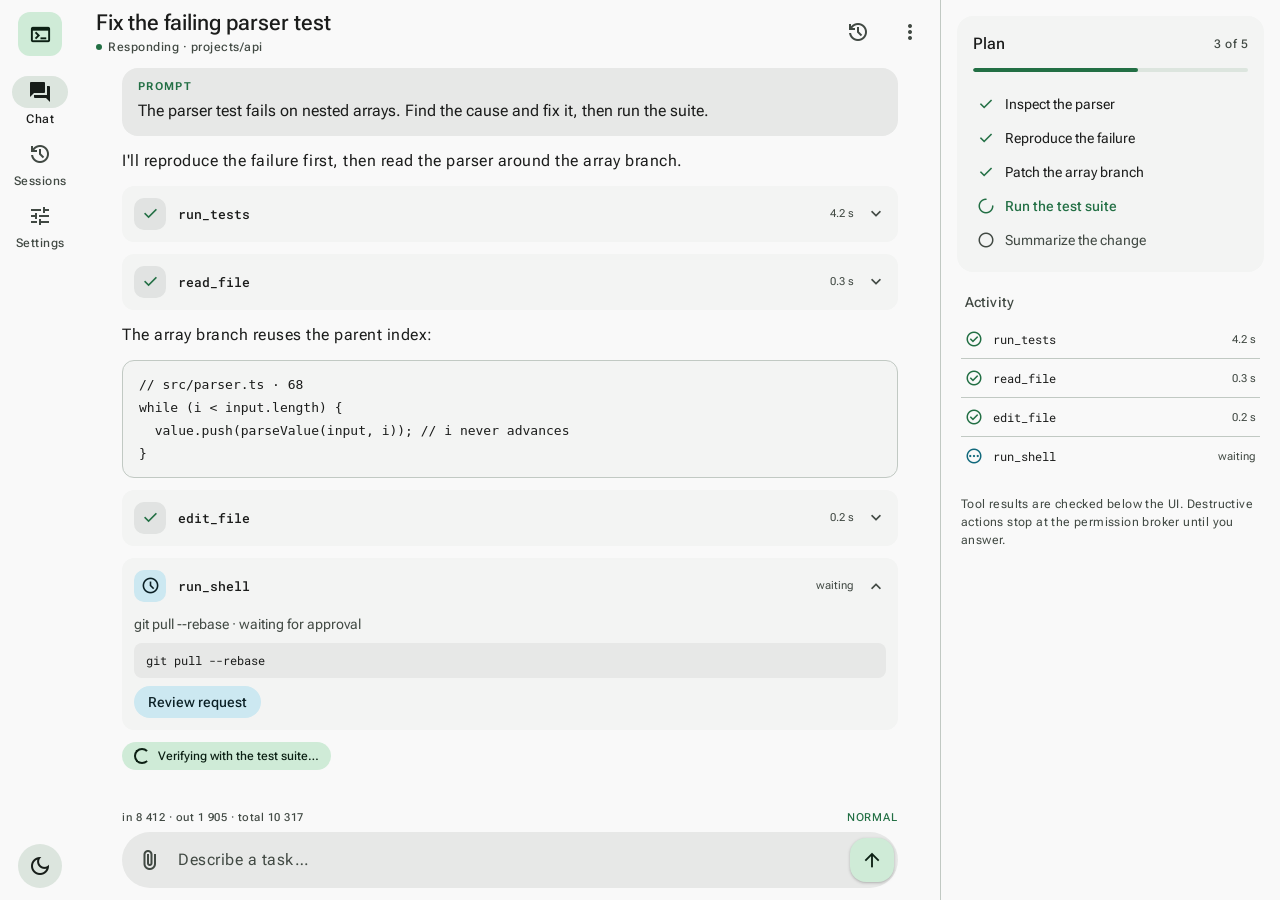
<file: material-you/index.html>
<!doctype html>
<html lang="en">
<head>
  <meta charset="utf-8" />
  <meta name="viewport" content="width=device-width, initial-scale=1" />
  <meta name="color-scheme" content="light dark" />
  <meta name="theme-color" content="#F7FBF6" />
  <title>Freenerf · Material You</title>
  <link rel="icon" href="data:image/svg+xml,%3Csvg xmlns='http://www.w3.org/2000/svg' viewBox='0 0 64 64'%3E%3Crect width='64' height='64' rx='16' fill='%232E7D4F'/%3E%3Cpath d='M18 22l10 10-10 10' fill='none' stroke='white' stroke-width='5' stroke-linecap='round' stroke-linejoin='round'/%3E%3Cpath d='M34 42h12' stroke='white' stroke-width='5' stroke-linecap='round'/%3E%3C/svg%3E" />
  <link rel="preconnect" href="https://fonts.googleapis.com" />
  <link rel="preconnect" href="https://fonts.gstatic.com" crossorigin />
  <link
    href="https://fonts.googleapis.com/css2?family=Roboto+Flex:opsz,wght@8..144,300..700&family=Roboto+Mono:wght@400;500&family=Material+Symbols+Outlined:opsz,wght,FILL,GRAD@20..48,300..500,0..1,-50..0&display=block"
    rel="stylesheet" />
  <link rel="stylesheet" href="css/tokens.css" />
  <link rel="stylesheet" href="css/components.css" />
  <link rel="stylesheet" href="css/app.css" />
</head>
<body>
  <a class="skip-link" href="#main">Skip to content</a>

  <div class="app">
    <!-- Navigation rail: medium and larger windows -->
    <nav class="nav-rail" aria-label="Primary">
      <div class="nav-rail__brand" aria-hidden="true">
        <span class="ms">terminal</span>
      </div>
      <button class="md-nav-item" data-screen="chat" aria-current="page">
        <span class="md-nav-item__indicator"><span class="ms" aria-hidden="true">forum</span></span>
        <span class="md-nav-item__label">Chat</span>
      </button>
      <button class="md-nav-item" data-screen="sessions">
        <span class="md-nav-item__indicator"><span class="ms" aria-hidden="true">history</span></span>
        <span class="md-nav-item__label">Sessions</span>
      </button>
      <button class="md-nav-item" data-screen="settings">
        <span class="md-nav-item__indicator"><span class="ms" aria-hidden="true">tune</span></span>
        <span class="md-nav-item__label">Settings</span>
      </button>
      <span class="nav-rail__spacer"></span>
      <button class="md-icon-btn md-icon-btn--tonal" id="rail-theme" aria-label="Switch to dark theme">
        <span class="ms" aria-hidden="true">dark_mode</span>
      </button>
    </nav>

    <main class="main" id="main">
      <!-- CHAT -->
      <section class="screen screen--chat" id="screen-chat" aria-labelledby="chat-title">
        <header class="top-bar" id="chat-bar">
          <div class="top-bar__row">
            <div class="top-bar__titles">
              <h1 class="top-bar__title md-title-large" id="chat-title">Fix the failing parser test</h1>
              <p class="top-bar__sub md-label-medium" id="chat-sub">
                <span class="status-dot" aria-hidden="true"></span>
                <span id="chat-sub-text">Responding · projects/api</span>
              </p>
            </div>
            <button class="md-icon-btn" data-go="sessions" aria-label="Session history">
              <span class="ms" aria-hidden="true">history</span>
            </button>
            <button class="md-icon-btn" id="chat-menu-btn" aria-label="Session actions" aria-haspopup="menu">
              <span class="ms" aria-hidden="true">more_vert</span>
            </button>
          </div>
        </header>

        <div class="chat-scroll" id="chat-scroll">
          <div class="screen__inner chat-thread" id="chat-thread" aria-live="polite"></div>
        </div>

        <div class="composer">
          <div class="composer__meta screen__inner">
            <span class="md-label-small" id="usage">in 8 412 · out 1 905 · total 10 317</span>
            <span class="md-label-small composer__mode">NORMAL</span>
          </div>
          <div class="composer__inner screen__inner">
            <div class="composer__field">
              <button class="md-icon-btn" id="attach-btn" aria-label="Attach file">
                <span class="ms" aria-hidden="true">attach_file</span>
              </button>
              <label class="sr-only" for="prompt">Describe a task</label>
              <textarea id="prompt" rows="1" placeholder="Describe a task…" autocomplete="off"></textarea>
              <button class="md-fab md-fab--small" id="send-btn" aria-label="Send">
                <span class="ms" aria-hidden="true">arrow_upward</span>
              </button>
              <button class="md-fab md-fab--small md-fab--tonal" id="stop-btn" aria-label="Stop" hidden>
                <span class="ms" aria-hidden="true">stop</span>
              </button>
            </div>
          </div>
        </div>
      </section>

      <!-- SESSIONS -->
      <section class="screen screen--sessions" id="screen-sessions" aria-labelledby="sessions-title" hidden>
        <header class="top-bar top-bar--large" id="sessions-bar">
          <div class="top-bar__row">
            <h1 class="top-bar__large" id="sessions-title">Sessions</h1>
            <button class="md-icon-btn" id="search-toggle" aria-label="Search sessions" aria-expanded="false">
              <span class="ms" aria-hidden="true">search</span>
            </button>
          </div>
          <div class="sessions-search screen__inner" id="sessions-search" hidden>
            <div class="md-field md-field--filled md-field--search">
              <span class="ms md-field__leading" aria-hidden="true">search</span>
              <input id="session-search" type="search" placeholder="Search sessions" aria-label="Search sessions" />
            </div>
          </div>
          <div class="sessions-meta screen__inner">
            <span class="md-label-large sessions-count" id="sessions-count">5 sessions</span>
            <div class="md-chip-set" role="group" aria-label="Filter sessions">
              <button class="md-chip md-chip--filter" data-filter="all" aria-pressed="true">
                <span class="ms" aria-hidden="true">check</span>All
              </button>
              <button class="md-chip md-chip--filter" data-filter="open" aria-pressed="false">
                <span class="ms" aria-hidden="true">progress_activity</span>Open
              </button>
              <button class="md-chip md-chip--filter" data-filter="closed" aria-pressed="false">
                <span class="ms" aria-hidden="true">archive</span>Closed
              </button>
            </div>
          </div>
        </header>
        <div class="screen__scroll" id="sessions-scroll">
          <div class="screen__inner session-list" id="session-list"></div>
          <p class="screen__inner sessions-empty md-body-medium" id="sessions-empty" hidden>
            No sessions match this filter.
          </p>
        </div>
        <button class="md-fab md-fab--extended screen__fab" id="new-session">
          <span class="ms" aria-hidden="true">add</span>New session
        </button>
      </section>

      <!-- SETTINGS -->
      <section class="screen screen--settings" id="screen-settings" aria-labelledby="settings-title" hidden>
        <header class="top-bar top-bar--settings" id="settings-bar">
          <div class="top-bar__row">
            <h1 class="top-bar__title md-title-large" id="settings-title">Settings</h1>
            <button class="md-icon-btn" id="settings-about" aria-label="About Freenerf">
              <span class="ms" aria-hidden="true">info</span>
            </button>
          </div>
          <div class="md-tabs" role="tablist" aria-label="Settings sections">
            <button class="md-tab" role="tab" id="tab-general" aria-controls="panel-general" aria-selected="true" data-tab="general">General</button>
            <button class="md-tab" role="tab" id="tab-appearance" aria-controls="panel-appearance" aria-selected="false" tabindex="-1" data-tab="appearance">Appearance</button>
            <button class="md-tab" role="tab" id="tab-providers" aria-controls="panel-providers" aria-selected="false" tabindex="-1" data-tab="providers">Providers</button>
            <button class="md-tab" role="tab" id="tab-models" aria-controls="panel-models" aria-selected="false" tabindex="-1" data-tab="models">Models</button>
            <button class="md-tab" role="tab" id="tab-permissions" aria-controls="panel-permissions" aria-selected="false" tabindex="-1" data-tab="permissions">Permissions</button>
            <button class="md-tab" role="tab" id="tab-about" aria-controls="panel-about" aria-selected="false" tabindex="-1" data-tab="about">About</button>
          </div>
        </header>

        <div class="screen__scroll" id="settings-scroll">
          <div class="screen__inner settings-panels" id="settings-panels">
            <!-- General -->
            <section class="settings-panel" id="panel-general" role="tabpanel" aria-labelledby="tab-general" data-panel="general">
              <div class="settings-group">
                <h2 class="settings-group__title md-label-large">Provider</h2>
                <div class="md-list-item md-list-item--two-line">
                  <span class="md-list-item__icon ms" aria-hidden="true">smart_toy</span>
                  <span class="md-list-item__text">
                    <span class="md-list-item__headline md-body-large">OpenRouter</span>
                    <span class="md-list-item__support md-body-medium">openai/gpt-4o-mini · streaming on</span>
                  </span>
                  <span class="md-list-item__trailing md-label-large">Change</span>
                </div>
                <div class="md-divider"></div>
                <div class="md-list-item md-list-item--two-line">
                  <span class="md-list-item__icon ms" aria-hidden="true">shield</span>
                  <span class="md-list-item__text">
                    <span class="md-list-item__headline md-body-large">Permission mode</span>
                    <span class="md-list-item__support md-body-medium">NORMAL · writes and shell commands ask first</span>
                  </span>
                  <span class="md-list-item__trailing md-label-large">Normal</span>
                </div>
                <div class="md-divider"></div>
                <div class="md-list-item md-list-item--two-line">
                  <span class="md-list-item__icon ms" aria-hidden="true">folder_open</span>
                  <span class="md-list-item__text">
                    <span class="md-list-item__headline md-body-large">Workspace</span>
                    <span class="md-list-item__support md-body-medium">projects/api · the only directory the agent may edit</span>
                  </span>
                  <span class="md-list-item__trailing md-label-large">Change</span>
                </div>
              </div>

              <div class="settings-group">
                <h2 class="settings-group__title md-label-large">Behaviour</h2>
                <label class="md-list-item md-list-item--two-line">
                  <span class="md-list-item__text">
                    <span class="md-list-item__headline md-body-large">Stream replies</span>
                    <span class="md-list-item__support md-body-medium">Show tokens as the agent writes</span>
                  </span>
                  <span class="md-switch"><input type="checkbox" checked /><span class="md-switch__track"></span></span>
                </label>
                <div class="md-divider"></div>
                <label class="md-list-item md-list-item--two-line">
                  <span class="md-list-item__text">
                    <span class="md-list-item__headline md-body-large">Verify changes</span>
                    <span class="md-list-item__support md-body-medium">Run the project's checks before finishing</span>
                  </span>
                  <span class="md-switch"><input type="checkbox" checked /><span class="md-switch__track"></span></span>
                </label>
                <div class="md-divider"></div>
                <label class="md-list-item md-list-item--two-line">
                  <span class="md-list-item__text">
                    <span class="md-list-item__headline md-body-large">Confirm destructive actions</span>
                    <span class="md-list-item__support md-body-medium">Always ask before delete, overwrite or shell</span>
                  </span>
                  <span class="md-switch"><input type="checkbox" /><span class="md-switch__track"></span></span>
                </label>
              </div>

              <div class="settings-note md-body-medium">
                Settings are stored per device. Sessions, tasks and backups stay inside the workspace.
              </div>
            </section>

            <!-- Appearance / Theme Studio -->
            <section class="settings-panel" id="panel-appearance" role="tabpanel" aria-labelledby="tab-appearance" data-panel="appearance" hidden>
              <div class="settings-group">
                <h2 class="settings-group__title md-label-large">Theme Studio</h2>
                <div class="settings-row">
                  <span class="settings-row__label md-body-large">Theme mode</span>
                  <div class="md-segmented" role="group" aria-label="Theme mode">
                    <button class="md-segmented__item" data-mode="system" aria-pressed="true">System</button>
                    <button class="md-segmented__item" data-mode="light" aria-pressed="false">Light</button>
                    <button class="md-segmented__item" data-mode="dark" aria-pressed="false">Dark</button>
                  </div>
                </div>
                <div class="md-divider"></div>
                <div class="settings-row">
                  <span class="settings-row__label md-body-large">Contrast</span>
                  <div class="md-segmented" role="group" aria-label="Contrast level">
                    <button class="md-segmented__item" data-contrast="standard" aria-pressed="true">Standard</button>
                    <button class="md-segmented__item" data-contrast="medium" aria-pressed="false">Medium</button>
                    <button class="md-segmented__item" data-contrast="high" aria-pressed="false">High</button>
                  </div>
                </div>
                <div class="md-divider"></div>
                <label class="md-list-item md-list-item--two-line">
                  <span class="md-list-item__text">
                    <span class="md-list-item__headline md-body-large">AMOLED black</span>
                    <span class="md-list-item__support md-body-medium">Pure black surfaces in the dark theme</span>
                  </span>
                  <span class="md-switch"><input type="checkbox" id="amoled-switch" /><span class="md-switch__track"></span></span>
                </label>
              </div>

              <div class="settings-group">
                <h2 class="settings-group__title md-label-large">Accent seed</h2>
                <div class="accent-block">
                  <div class="accent-row" role="group" aria-label="Accent seed">
                    <button class="accent-swatch" data-seed="verdant" style="--swatch:#2E7D4F" aria-label="Verdant" aria-pressed="true"></button>
                    <button class="accent-swatch" data-seed="violet" style="--swatch:#6750A4" aria-label="Violet" aria-pressed="false"></button>
                    <button class="accent-swatch" data-seed="ocean" style="--swatch:#00658F" aria-label="Ocean" aria-pressed="false"></button>
                    <button class="accent-swatch" data-seed="amber" style="--swatch:#7A5900" aria-label="Amber" aria-pressed="false"></button>
                    <button class="accent-swatch" data-seed="rose" style="--swatch:#984061" aria-label="Rose" aria-pressed="false"></button>
                    <button class="accent-swatch" data-seed="graphite" style="--swatch:#46525C" aria-label="Graphite" aria-pressed="false"></button>
                  </div>
                  <div class="custom-accent">
                    <label class="md-field md-field--outlined">
                      <input id="custom-hex" type="text" placeholder=" " maxlength="7" spellcheck="false" autocomplete="off" />
                      <span class="md-field__label">Custom accent · #RRGGBB</span>
                    </label>
                    <button class="md-outlined-btn" id="apply-hex">Apply</button>
                  </div>
                  <p class="settings-hint md-body-small" id="accent-status">
                    Dynamic color derives every role from the seed — primary, secondary, tertiary, neutral and error.
                  </p>
                </div>
              </div>

              <div class="settings-group">
                <h2 class="settings-group__title md-label-large">Palette</h2>
                <div class="palette-grid" id="palette-grid">
                  <div class="palette-swatch" style="background:var(--md-sys-color-primary);color:var(--md-sys-color-on-primary)">primary</div>
                  <div class="palette-swatch" style="background:var(--md-sys-color-primary-container);color:var(--md-sys-color-on-primary-container)">primary-container</div>
                  <div class="palette-swatch" style="background:var(--md-sys-color-secondary-container);color:var(--md-sys-color-on-secondary-container)">secondary-container</div>
                  <div class="palette-swatch" style="background:var(--md-sys-color-tertiary-container);color:var(--md-sys-color-on-tertiary-container)">tertiary-container</div>
                  <div class="palette-swatch" style="background:var(--md-sys-color-surface-container-high);color:var(--md-sys-color-on-surface)">surface-container-high</div>
                  <div class="palette-swatch" style="background:var(--md-sys-color-surface-container-highest);color:var(--md-sys-color-on-surface-variant)">surface-container-highest</div>
                  <div class="palette-swatch" style="background:var(--md-sys-color-error-container);color:var(--md-sys-color-on-error-container)">error-container</div>
                  <div class="palette-swatch" style="background:var(--md-sys-color-inverse-surface);color:var(--md-sys-color-inverse-on-surface)">inverse-surface</div>
                </div>
              </div>

              <div class="settings-group">
                <h2 class="settings-group__title md-label-large">Type &amp; shape</h2>
                <div class="type-specimen">
                  <p class="md-headline-small">Headline small</p>
                  <p class="md-title-large md-type-emphasized">Title large</p>
                  <p class="md-body-large">Body large — the agent's answers render as document text, long enough to stay readable at a measured line length.</p>
                  <p class="md-label-large">LABEL LARGE</p>
                  <div class="shape-row" aria-hidden="true">
                    <span class="shape-chip"></span>
                    <span class="shape-chip shape-chip--medium"></span>
                    <span class="shape-chip shape-chip--large"></span>
                    <span class="shape-chip shape-chip--xl"></span>
                    <span class="shape-chip shape-chip--full"></span>
                  </div>
                </div>
              </div>
            </section>

            <!-- Providers -->
            <section class="settings-panel" id="panel-providers" role="tabpanel" aria-labelledby="tab-providers" data-panel="providers" hidden>
              <div class="settings-group">
                <h2 class="settings-group__title md-label-large">API keys</h2>
                <div class="md-list-item md-list-item--two-line">
                  <span class="md-list-item__icon ms" aria-hidden="true">smart_toy</span>
                  <span class="md-list-item__text">
                    <span class="md-list-item__headline md-body-large">OpenRouter</span>
                    <span class="md-list-item__support md-body-medium">openrouter.ai/api/v1 · key stored in the Android Keystore</span>
                  </span>
                  <span class="md-chip md-chip--assist"><span class="ms" aria-hidden="true">check</span>Configured</span>
                </div>
                <div class="md-divider"></div>
                <div class="md-list-item md-list-item--two-line">
                  <span class="md-list-item__icon ms" aria-hidden="true">auto_awesome</span>
                  <span class="md-list-item__text">
                    <span class="md-list-item__headline md-body-large">Google Gemini</span>
                    <span class="md-list-item__support md-body-medium">generativelanguage.googleapis.com</span>
                  </span>
                  <span class="md-chip md-chip--assist" data-add-key="Gemini"><span class="ms" aria-hidden="true">add</span>Add key</span>
                </div>
                <div class="md-divider"></div>
                <div class="md-list-item md-list-item--two-line">
                  <span class="md-list-item__icon ms" aria-hidden="true">bolt</span>
                  <span class="md-list-item__text">
                    <span class="md-list-item__headline md-body-large">FreeLLMAPI</span>
                    <span class="md-list-item__support md-body-medium">freellmapi.com/v1 · also powers image generation</span>
                  </span>
                  <span class="md-chip md-chip--assist" data-add-key="FreeLLMAPI"><span class="ms" aria-hidden="true">add</span>Add key</span>
                </div>
                <div class="md-divider"></div>
                <div class="md-list-item md-list-item--two-line">
                  <span class="md-list-item__icon ms" aria-hidden="true">code</span>
                  <span class="md-list-item__text">
                    <span class="md-list-item__headline md-body-large">OpenAI-compatible</span>
                    <span class="md-list-item__support md-body-medium">Any endpoint that speaks the chat completions API</span>
                  </span>
                  <span class="md-chip md-chip--assist" data-add-key="OpenAI-compatible"><span class="ms" aria-hidden="true">add</span>Base URL</span>
                </div>
              </div>
              <div class="settings-note md-body-medium">
                Keys never reach the UI layer after entry. DENIED, NORMAL and FULL are enforced below the interface, at the tool-execution boundary.
              </div>
            </section>

            <!-- Models -->
            <section class="settings-panel" id="panel-models" role="tabpanel" aria-labelledby="tab-models" data-panel="models" hidden>
              <div class="settings-group">
                <h2 class="settings-group__title md-label-large">OpenRouter catalog</h2>
                <label class="md-list-item md-list-item--two-line model-option">
                  <input type="radio" name="model" value="openai/gpt-4o-mini" checked />
                  <span class="md-radio" aria-hidden="true"></span>
                  <span class="md-list-item__text">
                    <span class="md-list-item__headline md-body-large">openai/gpt-4o-mini</span>
                    <span class="md-list-item__support md-body-medium">Fast · tool calling · streaming</span>
                  </span>
                </label>
                <div class="md-divider"></div>
                <label class="md-list-item md-list-item--two-line model-option">
                  <input type="radio" name="model" value="deepseek/deepseek-chat" />
                  <span class="md-radio" aria-hidden="true"></span>
                  <span class="md-list-item__text">
                    <span class="md-list-item__headline md-body-large">deepseek/deepseek-chat</span>
                    <span class="md-list-item__support md-body-medium">Long context · economical</span>
                  </span>
                </label>
                <div class="md-divider"></div>
                <label class="md-list-item md-list-item--two-line model-option">
                  <input type="radio" name="model" value="google/gemini-2.5-flash" />
                  <span class="md-radio" aria-hidden="true"></span>
                  <span class="md-list-item__text">
                    <span class="md-list-item__headline md-body-large">google/gemini-2.5-flash</span>
                    <span class="md-list-item__support md-body-medium">Multimodal · image understanding</span>
                  </span>
                </label>
                <div class="md-divider"></div>
                <label class="md-list-item md-list-item--two-line model-option">
                  <input type="radio" name="model" value="qwen/qwen3-coder" />
                  <span class="md-radio" aria-hidden="true"></span>
                  <span class="md-list-item__text">
                    <span class="md-list-item__headline md-body-large">qwen/qwen3-coder</span>
                    <span class="md-list-item__support md-body-medium">Code-tuned · large context</span>
                  </span>
                </label>
              </div>
              <div class="settings-note md-body-medium" id="model-note">
                Current model: openai/gpt-4o-mini. The catalog loads live from the active provider.
              </div>
            </section>

            <!-- Permissions -->
            <section class="settings-panel" id="panel-permissions" role="tabpanel" aria-labelledby="tab-permissions" data-panel="permissions" hidden>
              <div class="settings-group">
                <h2 class="settings-group__title md-label-large">Permission mode</h2>
                <label class="md-list-item md-list-item--two-line model-option">
                  <input type="radio" name="permission" value="DENIED" />
                  <span class="md-radio" aria-hidden="true"></span>
                  <span class="md-list-item__text">
                    <span class="md-list-item__headline md-body-large">DENIED</span>
                    <span class="md-list-item__support md-body-medium">Reads only. Every write, shell command and network call is refused.</span>
                  </span>
                </label>
                <div class="md-divider"></div>
                <label class="md-list-item md-list-item--two-line model-option">
                  <input type="radio" name="permission" value="NORMAL" checked />
                  <span class="md-radio" aria-hidden="true"></span>
                  <span class="md-list-item__text">
                    <span class="md-list-item__headline md-body-large">NORMAL</span>
                    <span class="md-list-item__support md-body-medium">Writes and commands ask for approval in a dialog.</span>
                  </span>
                </label>
                <div class="md-divider"></div>
                <label class="md-list-item md-list-item--two-line model-option">
                  <input type="radio" name="permission" value="FULL" />
                  <span class="md-radio" aria-hidden="true"></span>
                  <span class="md-list-item__text">
                    <span class="md-list-item__headline md-body-large">FULL</span>
                    <span class="md-list-item__support md-body-medium">Minimum friction, still checked by the hard safety layer.</span>
                  </span>
                </label>
              </div>
              <div class="settings-note md-body-medium">
                The policy is enforced where tools execute, not in the interface, so a model cannot talk its way past it.
              </div>
            </section>

            <!-- About -->
            <section class="settings-panel" id="panel-about" role="tabpanel" aria-labelledby="tab-about" data-panel="about" hidden>
              <div class="about-hero">
                <span class="about-mark ms" aria-hidden="true">terminal</span>
                <div>
                  <h2 class="md-headline-small">Freenerf</h2>
                  <p class="md-body-medium">An autonomous coding agent that plans, acts, verifies and reports honestly.</p>
                </div>
              </div>
              <div class="settings-group">
                <div class="md-list-item md-list-item--two-line">
                  <span class="md-list-item__text">
                    <span class="md-list-item__headline md-body-large">Version</span>
                    <span class="md-list-item__support md-body-medium">1.0.0 · Material You shell</span>
                  </span>
                </div>
                <div class="md-divider"></div>
                <div class="md-list-item md-list-item--two-line">
                  <span class="md-list-item__text">
                    <span class="md-list-item__headline md-body-large">Runtime</span>
                    <span class="md-list-item__support md-body-medium">Rust agent core · 22 tools · 4 providers</span>
                  </span>
                </div>
                <div class="md-divider"></div>
                <div class="md-list-item md-list-item--two-line">
                  <span class="md-list-item__text">
                    <span class="md-list-item__headline md-body-large">Design system</span>
                    <span class="md-list-item__support md-body-medium">Material Design 3 · Roboto Flex · tonal surfaces</span>
                  </span>
                </div>
              </div>
              <div class="settings-note md-body-medium">
                The workspace is the boundary. Files, backups and sessions stay inside it; nothing is edited outside without an explicit import.
              </div>
            </section>
          </div>
        </div>
      </section>
    </main>

    <!-- Supporting pane: expanded windows only -->
    <aside class="support-pane" aria-label="Task details">
      <section class="md-card md-card--filled plan-card">
        <div class="plan-card__head">
          <h2 class="md-title-medium">Plan</h2>
          <span class="md-label-medium plan-card__count">3 of 5</span>
        </div>
        <div class="md-linear-progress" role="progressbar" aria-valuemin="0" aria-valuemax="5" aria-valuenow="3">
          <div class="md-linear-progress__bar" style="width:60%"></div>
        </div>
        <ol class="plan-list">
          <li class="plan-step is-done"><span class="ms" aria-hidden="true">check</span>Inspect the parser</li>
          <li class="plan-step is-done"><span class="ms" aria-hidden="true">check</span>Reproduce the failure</li>
          <li class="plan-step is-done"><span class="ms" aria-hidden="true">check</span>Patch the array branch</li>
          <li class="plan-step is-active"><span class="ms" aria-hidden="true">progress_activity</span>Run the test suite</li>
          <li class="plan-step"><span class="ms" aria-hidden="true">radio_button_unchecked</span>Summarize the change</li>
        </ol>
      </section>

      <section class="activity-card">
        <h2 class="md-title-small">Activity</h2>
        <ul class="activity-list">
          <li><span class="ms is-done" aria-hidden="true">check_circle</span><span class="activity-name">run_tests</span><span class="activity-time">4.2 s</span></li>
          <li><span class="ms is-done" aria-hidden="true">check_circle</span><span class="activity-name">read_file</span><span class="activity-time">0.3 s</span></li>
          <li><span class="ms is-done" aria-hidden="true">check_circle</span><span class="activity-name">edit_file</span><span class="activity-time">0.2 s</span></li>
          <li><span class="ms is-waiting" aria-hidden="true">pending</span><span class="activity-name">run_shell</span><span class="activity-time">waiting</span></li>
        </ul>
      </section>
      <p class="support-note md-body-small">Tool results are checked below the UI. Destructive actions stop at the permission broker until you answer.</p>
    </aside>

    <!-- Navigation bar: compact windows -->
    <nav class="bottom-bar" aria-label="Primary">
      <button class="md-nav-bar-item" data-screen="chat" aria-current="page">
        <span class="md-nav-bar-item__indicator"><span class="ms" aria-hidden="true">forum</span></span>
        <span class="md-nav-bar-item__label">Chat</span>
      </button>
      <button class="md-nav-bar-item" data-screen="sessions">
        <span class="md-nav-bar-item__indicator"><span class="ms" aria-hidden="true">history</span></span>
        <span class="md-nav-bar-item__label">Sessions</span>
      </button>
      <button class="md-nav-bar-item" data-screen="settings">
        <span class="md-nav-bar-item__indicator"><span class="ms" aria-hidden="true">tune</span></span>
        <span class="md-nav-bar-item__label">Settings</span>
      </button>
    </nav>
  </div>

  <!-- Approval dialog -->
  <dialog id="approval-dialog" class="md-dialog md-dialog--approval" aria-labelledby="approval-title">
    <form method="dialog" class="md-dialog__form">
      <span class="md-dialog__icon ms" aria-hidden="true">shield</span>
      <h2 class="md-headline-small" id="approval-title">Allow run_shell?</h2>
      <p class="md-body-medium">This command changes the repository state in <b>projects/api</b>.</p>
      <pre class="md-dialog__code">git pull --rebase</pre>
      <p class="md-label-medium md-dialog__policy">Policy: NORMAL · writes and shell commands ask first</p>
      <div class="md-dialog__actions">
        <button class="md-text-btn" value="deny">Deny</button>
        <button class="md-filled-btn" value="allow" autofocus>Allow</button>
      </div>
    </form>
  </dialog>

  <!-- Rename dialog -->
  <dialog id="rename-dialog" class="md-dialog" aria-labelledby="rename-title">
    <form method="dialog" class="md-dialog__form" id="rename-form">
      <h2 class="md-headline-small" id="rename-title">Rename session</h2>
      <label class="md-field md-field--outlined md-dialog__field">
        <input id="rename-input" type="text" placeholder=" " maxlength="80" autocomplete="off" />
        <span class="md-field__label">Session title</span>
      </label>
      <div class="md-dialog__actions">
        <button class="md-text-btn" value="cancel">Cancel</button>
        <button class="md-filled-btn" value="save">Save</button>
      </div>
    </form>
  </dialog>

  <div class="md-menu" id="session-menu" role="menu" hidden></div>
  <div class="md-snackbar" id="snackbar" role="status" aria-live="polite"></div>

  <script type="module" src="js/app.js"></script>
</body>
</html>
</file>
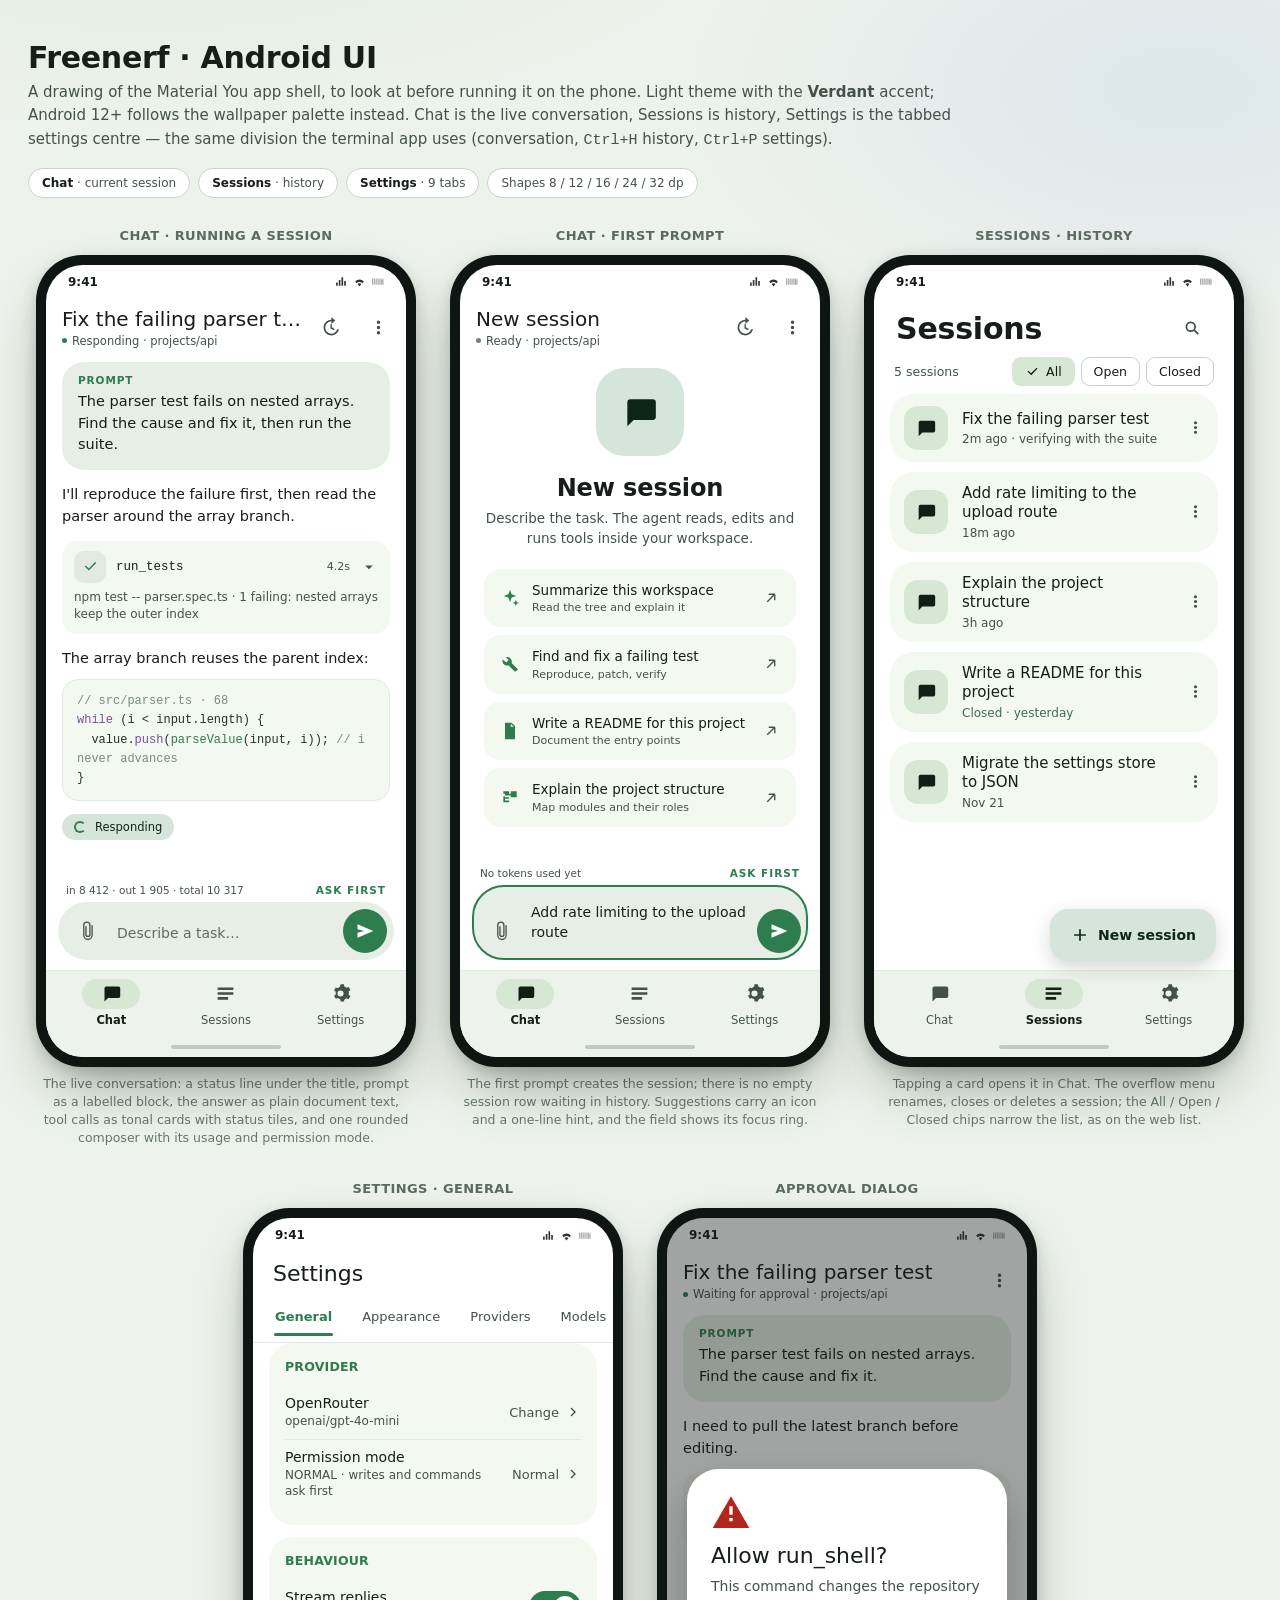
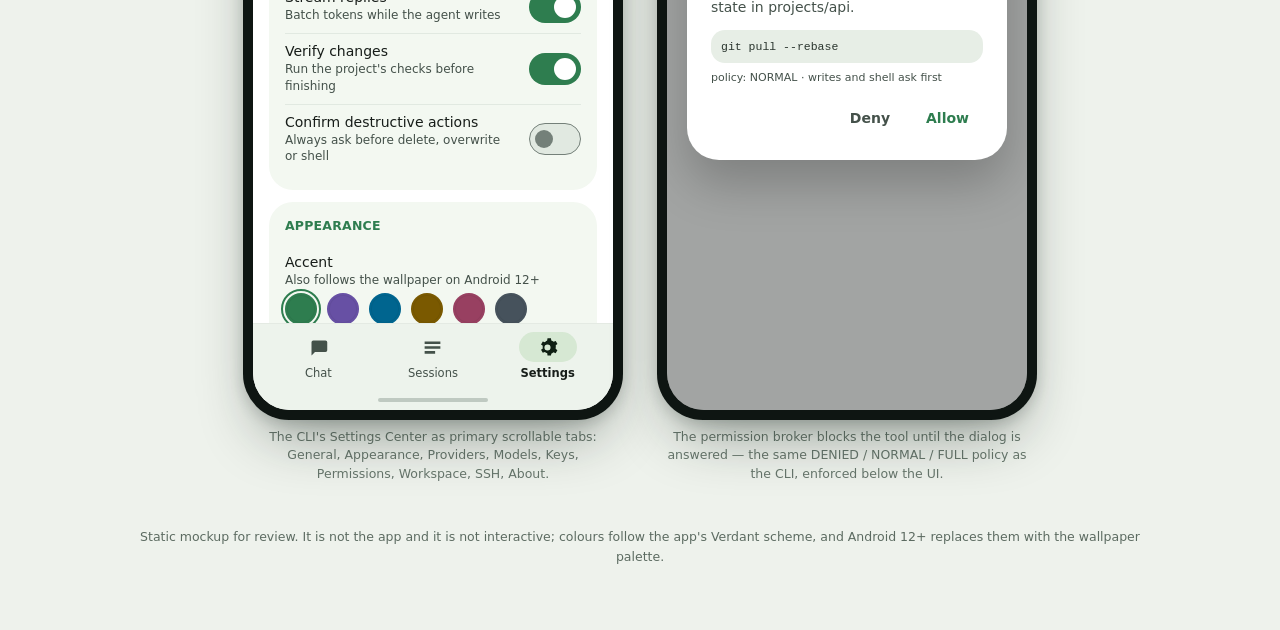
<file: android/ui-mockup.html>
<!doctype html>
<html lang="en">
<head>
<meta charset="utf-8" />
<meta name="viewport" content="width=device-width, initial-scale=1" />
<title>Freenerf · Android UI mockup</title>
<style>
  :root{
    --primary:#2E7D4F; --on-primary:#ffffff;
    --primary-container:#D5E5DC; --on-primary-container:#0E2618;
    --secondary:#52634F; --secondary-container:#D6E8D3; --on-secondary-container:#0F1F13;
    --tertiary:#3F6B5A; --tertiary-container:#D9E4DF; --on-tertiary-container:#12251E;
    --surface:#FFFFFF; --surface-low:#F3F8F1; --surface-container:#EDF3EC;
    --surface-high:#E7EEE6; --surface-highest:#E1E9E1;
    --on-surface:#171D19; --on-surface-variant:#44514A;
    --outline:#748079; --outline-variant:#C8D2CA;
    --error:#B3261E; --error-container:#F9DEDC; --on-error-container:#410E0B;
    --bg:#EEF2EC;
  }
  *{box-sizing:border-box; -webkit-font-smoothing:antialiased}
  html,body{margin:0}
  body{
    background:
      radial-gradient(1100px 520px at 12% -8%, #DCE9DD 0%, transparent 60%),
      radial-gradient(900px 500px at 92% 4%, #DCE6EA 0%, transparent 55%),
      var(--bg);
    color:var(--on-surface);
    font-family:"Roboto","Roboto Flex","Google Sans",system-ui,-apple-system,"Segoe UI",sans-serif;
    padding:40px 28px 64px;
  }
  header.page{max-width:1960px;margin:0 auto 30px}
  header.page h1{font-size:30px;font-weight:600;letter-spacing:-.3px;margin:0 0 6px}
  header.page p{margin:0;color:var(--on-surface-variant);font-size:15px;max-width:940px;line-height:1.55}
  .legend{display:flex;gap:8px;flex-wrap:wrap;margin-top:16px}
  .pill{font-size:12px;font-weight:500;padding:7px 13px;border-radius:100px;background:#fff;border:1px solid var(--outline-variant);color:var(--on-surface-variant)}
  .pill b{color:var(--on-surface);font-weight:600}

  .stage{display:flex;gap:34px;align-items:flex-start;justify-content:center;flex-wrap:wrap;max-width:1960px;margin:0 auto}
  .slot{display:flex;flex-direction:column;gap:12px;align-items:center}
  .slot > .caption{font-size:13px;font-weight:600;letter-spacing:.4px;text-transform:uppercase;color:#5C6B61}
  .slot > .note{font-size:12.5px;color:#67766C;max-width:366px;text-align:center;line-height:1.45;margin-top:-4px}

  .phone{
    width:380px;height:812px;border-radius:46px;padding:10px;background:#0E1512;
    box-shadow:0 28px 60px -18px rgba(18,32,24,.45), 0 4px 14px rgba(18,32,24,.16);
    position:relative;flex:0 0 auto;
  }
  .screen{
    width:100%;height:100%;border-radius:37px;overflow:hidden;background:var(--surface);
    display:flex;flex-direction:column;position:relative;
  }
  .statusbar{
    height:34px;display:flex;align-items:center;justify-content:space-between;
    padding:0 22px;font-size:12px;font-weight:600;color:var(--on-surface);flex:0 0 auto;
  }
  .statusbar .icons{display:flex;gap:5px;align-items:center;opacity:.9}
  .statusbar svg{width:13px;height:13px}

  /* top app bar */
  .appbar{display:flex;align-items:center;gap:8px;padding:8px 8px 8px 16px;flex:0 0 auto}
  .appbar .titles{flex:1;min-width:0}
  .appbar h2{margin:0;font-size:20px;font-weight:500;letter-spacing:0;line-height:1.25;
    white-space:nowrap;overflow:hidden;text-overflow:ellipsis}
  .appbar .sub{margin:2px 0 0;font-size:11.5px;color:var(--on-surface-variant);
    white-space:nowrap;overflow:hidden;text-overflow:ellipsis;display:flex;align-items:center;gap:5px}
  .appbar .sub .dot{width:5px;height:5px;border-radius:50%;background:var(--primary)}
  .appbar .sub .dot.idle{background:var(--outline)}
  .ibtn{width:40px;height:40px;border-radius:50%;display:grid;place-items:center;color:var(--on-surface-variant);flex:0 0 auto}
  .ibtn.primary{color:var(--primary)}
  .ibtn svg{width:21px;height:21px}
  .large-head{padding:10px 22px 6px}
  .large-head h2{margin:0;font-size:30px;font-weight:600;letter-spacing:-.2px}

  /* chat body */
  .body{flex:1;overflow:hidden;padding:6px 16px 0;display:flex;flex-direction:column;gap:13px}
  .prompt{background:var(--surface-high);border-radius:22px;padding:12px 16px 14px}
  .prompt .label{font-size:10.5px;font-weight:700;letter-spacing:.9px;color:var(--primary);margin-bottom:5px}
  .prompt p{margin:0;font-size:14.5px;line-height:1.5}
  .agent{font-size:14.5px;line-height:1.55;color:var(--on-surface)}
  .agent p{margin:0 0 10px}
  .agent p:last-child{margin-bottom:0}
  .agent code{font-family:"Roboto Mono",ui-monospace,Menlo,monospace;font-size:13px;
    background:var(--surface-container);padding:1.5px 5px;border-radius:6px}
  .code{background:var(--surface-low);border:1px solid var(--surface-highest);border-radius:16px;
    padding:12px 14px;font-family:"Roboto Mono",ui-monospace,Menlo,monospace;font-size:12px;line-height:1.6;
    color:#243029;overflow:hidden}
  .code .k{color:#7A4E9B}.code .s{color:#2E7D4F}.code .c{color:#7C8A80}

  .tool{background:var(--surface-low);border-radius:16px;padding:10px 12px}
  .tool .head{display:flex;align-items:center;gap:10px}
  .tool .ico{width:32px;height:32px;border-radius:10px;background:var(--surface-highest);display:grid;place-items:center;flex:0 0 auto}
  .tool .ico svg{width:17px;height:17px}
  .tool .ico.done{background:var(--surface-highest);color:var(--primary)}
  .tool .ico.run{background:var(--tertiary-container);color:var(--on-tertiary-container)}
  .tool .ico.fail{background:var(--error-container);color:var(--on-error-container)}
  .tool .name{flex:1;font-family:"Roboto Mono",ui-monospace,monospace;font-size:12.5px;font-weight:500;
    white-space:nowrap;overflow:hidden;text-overflow:ellipsis}
  .tool .time{font-size:11px;color:var(--on-surface-variant)}
  .tool .summary{margin:6px 0 0;font-size:12px;line-height:1.45;color:var(--on-surface-variant);
    display:-webkit-box;-webkit-line-clamp:2;-webkit-box-orient:vertical;overflow:hidden}
  .tool .chev{color:var(--on-surface-variant);display:grid;place-items:center}
  .tool .chev svg{width:18px;height:18px}

  .statusline{display:flex;align-items:center;gap:9px;font-size:11.5px;color:var(--primary);
    background:var(--primary-container);color:var(--on-primary-container);
    border-radius:100px;padding:6px 12px;align-self:flex-start}
  .spinner{width:12px;height:12px;border-radius:50%;border:2px solid var(--primary);border-right-color:transparent;
    animation:spin 1s linear infinite}
  @keyframes spin{to{transform:rotate(360deg)}}

  /* composer */
  .composer{flex:0 0 auto;padding:8px 12px 10px;background:var(--surface)}
  .metarow{display:flex;align-items:center;justify-content:space-between;gap:10px;padding:0 8px 6px}
  .usage{font-size:10.5px;color:var(--on-surface-variant);white-space:nowrap;overflow:hidden;text-overflow:ellipsis}
  .mode{font-size:10.5px;font-weight:700;letter-spacing:1px;color:var(--primary);white-space:nowrap}
  .fieldbox{display:flex;align-items:flex-end;gap:4px;background:var(--surface-high);border-radius:32px;padding:5px;border:2px solid transparent}
  .fieldbox.focus{border-color:var(--primary)}
  .fieldbox .placeholder{flex:1;font-size:14px;color:#5F6C64;padding:12px 2px 12px 4px}
  .textarea-mock{flex:1;padding:10px 4px 10px 4px;font-size:14px;line-height:1.45;color:var(--on-surface)}
  .fab-mini{width:44px;height:44px;border-radius:50%;background:var(--primary);color:#fff;display:grid;place-items:center;flex:0 0 auto}
  .fab-mini.tonal{background:var(--secondary-container);color:var(--on-secondary-container)}
  .fab-mini svg{width:20px;height:20px}
  .ibtn.round{width:44px;height:44px}

  /* nav bar */
  .navbar{flex:0 0 auto;display:flex;justify-content:space-around;align-items:center;
    padding:8px 8px 10px;background:var(--surface-container);border-top:1px solid rgba(0,0,0,.04)}
  .navitem{display:flex;flex-direction:column;align-items:center;gap:4px;width:88px;color:var(--on-surface-variant)}
  .navitem .ind{width:58px;height:30px;border-radius:16px;display:grid;place-items:center}
  .navitem.on .ind{background:var(--secondary-container);color:var(--on-secondary-container)}
  .navitem svg{width:21px;height:21px}
  .navitem span{font-size:11.5px;font-weight:500}
  .navitem.on span{color:var(--on-surface);font-weight:600}
  .gesturebar{height:20px;display:grid;place-items:center;background:var(--surface-container);flex:0 0 auto}
  .gesturebar i{display:block;width:110px;height:4px;border-radius:4px;background:#BFC9C1}

  /* sessions */
  .meta-row{display:flex;align-items:center;justify-content:space-between;padding:2px 20px 8px}
  .meta-row .count{font-size:12.5px;font-weight:500;color:var(--on-surface-variant)}
  .chips3{display:flex;gap:6px}
  .chip{display:inline-flex;align-items:center;gap:6px;border:1px solid var(--outline-variant);
    border-radius:9px;padding:6px 12px;font-size:12.5px;font-weight:500;color:var(--on-surface)}
  .chip.sel{background:var(--secondary-container);border-color:transparent;color:var(--on-secondary-container)}
  .chip svg{width:15px;height:15px}
  .cards{flex:1;overflow:hidden;padding:0 16px;display:flex;flex-direction:column;gap:10px}
  .card{background:var(--surface-low);border-radius:24px;padding:12px 4px 12px 14px;display:flex;align-items:center;gap:14px}
  .card .tile{width:44px;height:44px;border-radius:14px;background:var(--secondary-container);
    color:var(--on-secondary-container);display:grid;place-items:center;flex:0 0 auto}
  .card .tile svg{width:22px;height:22px}
  .card .txt{flex:1;min-width:0}
  .card .ttl{font-size:15px;font-weight:500;line-height:1.3;margin:0;
    display:-webkit-box;-webkit-line-clamp:2;-webkit-box-orient:vertical;overflow:hidden}
  .card .sub2{margin:3px 0 0;font-size:12px;color:var(--on-surface-variant);
    white-space:nowrap;overflow:hidden;text-overflow:ellipsis}
  .card .sub2.closed{color:var(--tertiary)}
  .card .more{width:38px;height:38px;border-radius:50%;display:grid;place-items:center;color:var(--on-surface-variant);flex:0 0 auto}
  .card .more svg{width:19px;height:19px}
  .fab-wrap{position:absolute;right:18px;bottom:96px}
  .fab{display:inline-flex;align-items:center;gap:8px;background:var(--primary-container);
    color:var(--on-primary-container);border-radius:18px;padding:16px 20px;font-size:14px;font-weight:600;
    box-shadow:0 6px 18px rgba(18,32,24,.18)}
  .fab svg{width:20px;height:20px}

  /* empty chat */
  .empty{flex:1;display:flex;flex-direction:column;justify-content:center;padding:0 24px 12px;text-align:center}
  .hero{width:88px;height:88px;border-radius:28px;background:var(--primary-container);
    color:var(--on-primary-container);display:grid;place-items:center;margin:0 auto 18px}
  .hero svg{width:38px;height:38px}
  .empty h3{margin:0;font-size:24px;font-weight:600;letter-spacing:-.1px}
  .empty p{margin:6px 0 20px;font-size:13.5px;line-height:1.5;color:var(--on-surface-variant)}
  .sugg{background:var(--surface-low);border-radius:16px;padding:13px 16px;display:flex;
    align-items:center;gap:12px;text-align:left;margin-bottom:8px}
  .sugg .lead{width:20px;height:20px;color:var(--primary);flex:0 0 auto}
  .sugg .txt2{flex:1;min-width:0}
  .sugg .txt2 b{display:block;font-size:13.5px;font-weight:500;line-height:1.3}
  .sugg .txt2 small{display:block;font-size:11px;color:var(--on-surface-variant);margin-top:2px}
  .sugg .north{width:18px;height:18px;color:var(--on-surface-variant);flex:0 0 auto}

  /* settings */
  .tabs{display:flex;gap:2px;padding:0 8px;overflow:hidden;border-bottom:1px solid var(--surface-highest);flex:0 0 auto}
  .scroll{padding-top:12px}
  .tab{position:relative;padding:13px 14px 18px;font-size:13px;font-weight:500;color:var(--on-surface-variant);white-space:nowrap}
  .tab.on{color:var(--primary);font-weight:600}
  .tab.on:after{content:"";position:absolute;left:13px;right:13px;bottom:6px;height:3px;border-radius:3px;background:var(--primary)}
  .scroll{flex:1;overflow:hidden;padding:0 16px 16px;display:flex;flex-direction:column;gap:12px}
  .group{background:var(--surface-low);border-radius:24px;padding:16px}
  .group h4{margin:0 0 12px;font-size:12.5px;font-weight:700;letter-spacing:.2px;color:var(--primary)}
  .row{display:flex;align-items:center;gap:14px;padding:9px 0}
  .row + .row{border-top:1px solid var(--surface-highest)}
  .row .rt{flex:1;min-width:0}
  .row .rt b{display:block;font-size:14px;font-weight:500}
  .row .rt small{display:block;font-size:12px;color:var(--on-surface-variant);margin-top:2px;line-height:1.4}
  .switch{width:52px;height:32px;border-radius:20px;background:var(--primary);position:relative;flex:0 0 auto}
  .switch i{position:absolute;top:5px;right:5px;width:22px;height:22px;border-radius:50%;background:#fff}
  .switch.off{background:var(--surface-highest);border:1px solid var(--outline)}
  .switch.off i{right:auto;left:5px;width:18px;height:18px;top:6px;background:var(--outline)}
  .value{font-size:13px;color:var(--on-surface-variant);display:flex;align-items:center;gap:6px}
  .value svg{width:16px;height:16px}
  .swatches{display:flex;gap:10px;margin-top:4px}
  .sw{width:32px;height:32px;border-radius:50%;border:2px solid transparent;box-shadow:inset 0 0 0 1px rgba(0,0,0,.06)}
  .sw.on{outline:2px solid var(--primary);outline-offset:2px}

  /* dialog */
  .scrim{position:absolute;inset:0;background:rgba(23,29,25,.4);display:grid;place-items:center;padding:20px}
  .dialog{background:#fff;border-radius:32px;padding:24px;width:100%;box-shadow:0 24px 48px rgba(0,0,0,.22)}
  .dialog .dico{width:40px;height:40px;border-radius:50%;display:grid;place-items:center;color:var(--error);margin-bottom:10px}
  .dialog h3{margin:0 0 8px;font-size:22px;font-weight:500}
  .dialog p{margin:0 0 12px;font-size:14px;line-height:1.5;color:var(--on-surface-variant)}
  .dialog .detail{background:var(--surface-high);border-radius:14px;padding:10px;font-family:"Roboto Mono",monospace;font-size:11.5px;color:#2A352E}
  .dialog .policy{font-size:11px;color:var(--on-surface-variant);margin-top:8px}
  .dialog .acts{display:flex;justify-content:flex-end;gap:8px;margin-top:16px}
  .txtbtn{font-size:14px;font-weight:600;color:var(--primary);padding:10px 14px;border-radius:100px}

  footer{max-width:1000px;margin:44px auto 0;color:#5C6B61;font-size:12.5px;line-height:1.6;text-align:center}
</style>
</head>
<body>

<header class="page">
  <h1>Freenerf · Android UI</h1>
  <p>A drawing of the Material You app shell, to look at before running it on the phone. Light theme with the
     <b>Verdant</b> accent; Android 12+ follows the wallpaper palette instead. Chat is the live conversation,
     Sessions is history, Settings is the tabbed settings centre — the same division the terminal app uses
     (conversation, <code>Ctrl+H</code> history, <code>Ctrl+P</code> settings).</p>
  <div class="legend">
    <span class="pill"><b>Chat</b> · current session</span>
    <span class="pill"><b>Sessions</b> · history</span>
    <span class="pill"><b>Settings</b> · 9 tabs</span>
    <span class="pill">Shapes 8 / 12 / 16 / 24 / 32 dp</span>
  </div>
</header>

<div class="stage">

  <!-- CHAT: active session -->
  <div class="slot">
    <div class="caption">Chat · running a session</div>
    <div class="phone"><div class="screen">
      <div class="statusbar"><span>9:41</span><span class="icons">
        <svg viewBox="0 0 24 24" fill="currentColor"><path d="M2 20h3v-6H2v6zm5 0h3V9H7v11zm5 0h3V4h-3v16zm5 0h3v-9h-3v9z"/></svg>
        <svg viewBox="0 0 24 24" fill="currentColor"><path d="M12 21l3.5-4.4A5.6 5.6 0 0 0 12 15a5.6 5.6 0 0 0-3.5 1.6L12 21zM12 13a7.9 7.9 0 0 1 5.5 2.2L20 12A11.9 11.9 0 0 0 12 8.4 11.9 11.9 0 0 0 4 12l2.5 3.2A7.9 7.9 0 0 1 12 13z"/></svg>
        <svg viewBox="0 0 24 24" fill="currentColor"><path d="M1.8 6.6h2.6V18H1.8V6.6zm3.9 0h2.6V18H5.7V6.6zm3.9 0h2.6V18H9.6V6.6zm3.9 0h2.6V18h-2.6V6.6zm3.9 0h2.6V18h-2.6V6.6zM19 9h2v9h-2V9zm2.4-2.4h1.8V18h-1.8V6.6z" opacity=".4"/></svg>
      </span></div>

      <div class="appbar">
        <div class="titles">
          <h2>Fix the failing parser test</h2>
          <p class="sub"><span class="dot"></span>Responding · projects/api</p>
        </div>
        <div class="ibtn" title="Session history">
          <svg viewBox="0 0 24 24" fill="currentColor"><path d="M13 3a9 9 0 1 0 8.8 11h-2.1A7 7 0 1 1 13 5v3l4.5-4L13 0v3zM12 8v5l4 2 .8-1.4-3.3-2V8H12z"/></svg>
        </div>
        <div class="ibtn" title="Session menu">
          <svg viewBox="0 0 24 24" fill="currentColor"><path d="M12 8a2 2 0 1 0 0-4 2 2 0 0 0 0 4zm0 6a2 2 0 1 0 0-4 2 2 0 0 0 0 4zm0 6a2 2 0 1 0 0-4 2 2 0 0 0 0 4z"/></svg>
        </div>
      </div>

      <div class="body">
        <div class="prompt">
          <div class="label">PROMPT</div>
          <p>The parser test fails on nested arrays. Find the cause and fix it, then run the suite.</p>
        </div>

        <div class="agent"><p>I'll reproduce the failure first, then read the parser around the array branch.</p></div>

        <div class="tool">
          <div class="head">
            <div class="ico done"><svg viewBox="0 0 24 24" fill="currentColor"><path d="M9.6 17.6 4 12l1.4-1.4 4.2 4.2 9-9L20 7.2l-10.4 10.4z"/></svg></div>
            <div class="name">run_tests</div>
            <div class="time">4.2s</div>
            <div class="chev"><svg viewBox="0 0 24 24" fill="currentColor"><path d="m7 10 5 5 5-5z"/></svg></div>
          </div>
          <p class="summary">npm test -- parser.spec.ts · 1 failing: nested arrays keep the outer index</p>
        </div>

        <div class="agent">
          <p>The array branch reuses the parent index:</p>
          <div class="code"><span class="c">// src/parser.ts · 68</span><br/>
            <span class="k">while</span> (i &lt; input.length) {<br/>
            &nbsp;&nbsp;value.<span class="k">push</span>(<span class="s">parseValue</span>(input, i)); <span class="c">// i never advances</span><br/>
            }</div>
        </div>

        <div class="statusline"><span class="spinner"></span>Responding</div>
      </div>

      <div class="composer">
        <div class="metarow">
          <div class="usage">in 8 412 · out 1 905 · total 10 317</div>
          <div class="mode">ASK FIRST</div>
        </div>
        <div class="fieldbox">
          <div class="ibtn round" title="Attach file"><svg viewBox="0 0 24 24" fill="currentColor"><path d="M16.5 6v11.5a4 4 0 0 1-8 0V6a2.75 2.75 0 1 1 5.5 0v10.5a1.5 1.5 0 0 1-3 0V7H9.5v9.5a3 3 0 0 0 6 0V6a4.25 4.25 0 0 0-8.5 0v11.5a5.5 5.5 0 0 0 11 0V6h-1.5z"/></svg></div>
          <div class="placeholder">Describe a task…</div>
          <div class="fab-mini" title="Send"><svg viewBox="0 0 24 24" fill="currentColor"><path d="M3 20v-6l8-2-8-2V4l19 8-19 8z"/></svg></div>
        </div>
      </div>

      <div class="navbar">
        <div class="navitem on"><div class="ind"><svg viewBox="0 0 24 24" fill="currentColor"><path d="M4 4h16a2 2 0 0 1 2 2v9a2 2 0 0 1-2 2H8l-4 4V6a2 2 0 0 1 2-2z"/></svg></div><span>Chat</span></div>
        <div class="navitem"><div class="ind"><svg viewBox="0 0 24 24" fill="currentColor"><path d="M3 5h18v3H3V5zm0 5.5h18v3H3v-3zM3 16h12v3H3v-3z"/></svg></div><span>Sessions</span></div>
        <div class="navitem"><div class="ind"><svg viewBox="0 0 24 24" fill="currentColor"><path d="M12 8.5a3.5 3.5 0 1 0 0 7 3.5 3.5 0 0 0 0-7zm9.4 3.5c0 .5 0 1-.1 1.5l2 1.5-2 3.5-2.4-1a8 8 0 0 1-2.6 1.5L16 21h-4l-.3-2.5A8 8 0 0 1 9 17l-2.4 1-2-3.5 2-1.5a10 10 0 0 1 0-3l-2-1.5 2-3.5 2.4 1A8 8 0 0 1 11.6 4L12 1.5h4l.3 2.5A8 8 0 0 1 19 5.5l2.4-1 2 3.5-2 1.5c.1.5.1 1 .1 1.5z"/></svg></div><span>Settings</span></div>
      </div>
      <div class="gesturebar"><i></i></div>
    </div></div>
    <div class="note">The live conversation: a status line under the title, prompt as a labelled block, the answer as plain document text, tool calls as tonal cards with status tiles, and one rounded composer with its usage and permission mode.</div>
  </div>

  <!-- CHAT: empty -->
  <div class="slot">
    <div class="caption">Chat · first prompt</div>
    <div class="phone"><div class="screen">
      <div class="statusbar"><span>9:41</span><span class="icons">
        <svg viewBox="0 0 24 24" fill="currentColor"><path d="M2 20h3v-6H2v6zm5 0h3V9H7v11zm5 0h3V4h-3v16zm5 0h3v-9h-3v9z"/></svg>
        <svg viewBox="0 0 24 24" fill="currentColor"><path d="M12 21l3.5-4.4A5.6 5.6 0 0 0 12 15a5.6 5.6 0 0 0-3.5 1.6L12 21zM12 13a7.9 7.9 0 0 1 5.5 2.2L20 12A11.9 11.9 0 0 0 12 8.4 11.9 11.9 0 0 0 4 12l2.5 3.2A7.9 7.9 0 0 1 12 13z"/></svg>
        <svg viewBox="0 0 24 24" fill="currentColor"><path d="M1.8 6.6h2.6V18H1.8V6.6zm3.9 0h2.6V18H5.7V6.6zm3.9 0h2.6V18H9.6V6.6zm3.9 0h2.6V18h-2.6V6.6zm3.9 0h2.6V18h-2.6V6.6zM19 9h2v9h-2V9zm2.4-2.4h1.8V18h-1.8V6.6z" opacity=".4"/></svg>
      </span></div>

      <div class="appbar">
        <div class="titles">
          <h2>New session</h2>
          <p class="sub"><span class="dot idle"></span>Ready · projects/api</p>
        </div>
        <div class="ibtn"><svg viewBox="0 0 24 24" fill="currentColor"><path d="M13 3a9 9 0 1 0 8.8 11h-2.1A7 7 0 1 1 13 5v3l4.5-4L13 0v3zM12 8v5l4 2 .8-1.4-3.3-2V8H12z"/></svg></div>
        <div class="ibtn"><svg viewBox="0 0 24 24" fill="currentColor"><path d="M12 8a2 2 0 1 0 0-4 2 2 0 0 0 0 4zm0 6a2 2 0 1 0 0-4 2 2 0 0 0 0 4zm0 6a2 2 0 1 0 0-4 2 2 0 0 0 0 4z"/></svg></div>
      </div>

      <div class="empty">
        <div class="hero"><svg viewBox="0 0 24 24" fill="currentColor"><path d="M4 4h16a2 2 0 0 1 2 2v9a2 2 0 0 1-2 2H8l-4 4V6a2 2 0 0 1 2-2z"/></svg></div>
        <h3>New session</h3>
        <p>Describe the task. The agent reads, edits and runs tools inside your workspace.</p>
        <div class="sugg">
          <svg class="lead" viewBox="0 0 24 24" fill="currentColor"><path d="M12 2l1.9 5.6 5.6 1.9-5.6 1.9L12 17l-1.9-5.6L4.5 9.5l5.6-1.9L12 2zm7 12l1 2.9 2.9 1-2.9 1-1 2.9-1-2.9-2.9-1 2.9-1 1-2.9z"/></svg>
          <div class="txt2"><b>Summarize this workspace</b><small>Read the tree and explain it</small></div>
          <svg class="north" viewBox="0 0 24 24" fill="none" stroke="currentColor" stroke-width="1.8"><path d="M7 17 17 7m0 0H9m8 0v8"/></svg>
        </div>
        <div class="sugg">
          <svg class="lead" viewBox="0 0 24 24" fill="currentColor"><path d="M21.7 18.6 13.9 10.8a5.5 5.5 0 0 0-6.9-6.9l3.4 3.4-2.8 2.8L3.2 6.7a5.5 5.5 0 0 0 6.9 6.9l7.8 7.8 3.8-2.8z"/></svg>
          <div class="txt2"><b>Find and fix a failing test</b><small>Reproduce, patch, verify</small></div>
          <svg class="north" viewBox="0 0 24 24" fill="none" stroke="currentColor" stroke-width="1.8"><path d="M7 17 17 7m0 0H9m8 0v8"/></svg>
        </div>
        <div class="sugg">
          <svg class="lead" viewBox="0 0 24 24" fill="currentColor"><path d="M6 2h8l4 4v16H6V2zm7 1.4V7h3.6L13 3.4zM8 11h8v1.6H8V11zm0 3.4h8V16H8v-1.6z"/></svg>
          <div class="txt2"><b>Write a README for this project</b><small>Document the entry points</small></div>
          <svg class="north" viewBox="0 0 24 24" fill="none" stroke="currentColor" stroke-width="1.8"><path d="M7 17 17 7m0 0H9m8 0v8"/></svg>
        </div>
        <div class="sugg">
          <svg class="lead" viewBox="0 0 24 24" fill="currentColor"><path d="M4 4h7v3h2V4h7v7h-7V9H6v2h5v2H6v2h5v2H4v-7h2V7H4V4z"/></svg>
          <div class="txt2"><b>Explain the project structure</b><small>Map modules and their roles</small></div>
          <svg class="north" viewBox="0 0 24 24" fill="none" stroke="currentColor" stroke-width="1.8"><path d="M7 17 17 7m0 0H9m8 0v8"/></svg>
        </div>
      </div>

      <div class="composer">
        <div class="metarow">
          <div class="usage">No tokens used yet</div>
          <div class="mode">ASK FIRST</div>
        </div>
        <div class="fieldbox focus">
          <div class="ibtn round"><svg viewBox="0 0 24 24" fill="currentColor"><path d="M16.5 6v11.5a4 4 0 0 1-8 0V6a2.75 2.75 0 1 1 5.5 0v10.5a1.5 1.5 0 0 1-3 0V7H9.5v9.5a3 3 0 0 0 6 0V6a4.25 4.25 0 0 0-8.5 0v11.5a5.5 5.5 0 0 0 11 0V6h-1.5z"/></svg></div>
          <div class="textarea-mock">Add rate limiting to the upload route</div>
          <div class="fab-mini"><svg viewBox="0 0 24 24" fill="currentColor"><path d="M3 20v-6l8-2-8-2V4l19 8-19 8z"/></svg></div>
        </div>
      </div>

      <div class="navbar">
        <div class="navitem on"><div class="ind"><svg viewBox="0 0 24 24" fill="currentColor"><path d="M4 4h16a2 2 0 0 1 2 2v9a2 2 0 0 1-2 2H8l-4 4V6a2 2 0 0 1 2-2z"/></svg></div><span>Chat</span></div>
        <div class="navitem"><div class="ind"><svg viewBox="0 0 24 24" fill="currentColor"><path d="M3 5h18v3H3V5zm0 5.5h18v3H3v-3zM3 16h12v3H3v-3z"/></svg></div><span>Sessions</span></div>
        <div class="navitem"><div class="ind"><svg viewBox="0 0 24 24" fill="currentColor"><path d="M12 8.5a3.5 3.5 0 1 0 0 7 3.5 3.5 0 0 0 0-7zm9.4 3.5c0 .5 0 1-.1 1.5l2 1.5-2 3.5-2.4-1a8 8 0 0 1-2.6 1.5L16 21h-4l-.3-2.5A8 8 0 0 1 9 17l-2.4 1-2-3.5 2-1.5a10 10 0 0 1 0-3l-2-1.5 2-3.5 2.4 1A8 8 0 0 1 11.6 4L12 1.5h4l.3 2.5A8 8 0 0 1 19 5.5l2.4-1 2 3.5-2 1.5c.1.5.1 1 .1 1.5z"/></svg></div><span>Settings</span></div>
      </div>
      <div class="gesturebar"><i></i></div>
    </div></div>
    <div class="note">The first prompt creates the session; there is no empty session row waiting in history. Suggestions carry an icon and a one-line hint, and the field shows its focus ring.</div>
  </div>

  <!-- SESSIONS -->
  <div class="slot">
    <div class="caption">Sessions · history</div>
    <div class="phone"><div class="screen">
      <div class="statusbar"><span>9:41</span><span class="icons">
        <svg viewBox="0 0 24 24" fill="currentColor"><path d="M2 20h3v-6H2v6zm5 0h3V9H7v11zm5 0h3V4h-3v16zm5 0h3v-9h-3v9z"/></svg>
        <svg viewBox="0 0 24 24" fill="currentColor"><path d="M12 21l3.5-4.4A5.6 5.6 0 0 0 12 15a5.6 5.6 0 0 0-3.5 1.6L12 21zM12 13a7.9 7.9 0 0 1 5.5 2.2L20 12A11.9 11.9 0 0 0 12 8.4 11.9 11.9 0 0 0 4 12l2.5 3.2A7.9 7.9 0 0 1 12 13z"/></svg>
        <svg viewBox="0 0 24 24" fill="currentColor"><path d="M1.8 6.6h2.6V18H1.8V6.6zm3.9 0h2.6V18H5.7V6.6zm3.9 0h2.6V18H9.6V6.6zm3.9 0h2.6V18h-2.6V6.6zm3.9 0h2.6V18h-2.6V6.6zM19 9h2v9h-2V9zm2.4-2.4h1.8V18h-1.8V6.6z" opacity=".4"/></svg>
      </span></div>

      <div class="large-head" style="display:flex;align-items:center;justify-content:space-between">
        <h2>Sessions</h2>
        <div class="ibtn"><svg viewBox="0 0 24 24" fill="currentColor"><path d="M10 4a6 6 0 1 0 3.6 10.8l4.3 4.3 1.4-1.4-4.3-4.3A6 6 0 0 0 10 4zm0 2a4 4 0 1 1 0 8 4 4 0 0 1 0-8z"/></svg></div>
      </div>

      <div class="meta-row">
        <span class="count">5 sessions</span>
        <div class="chips3">
          <span class="chip sel"><svg viewBox="0 0 24 24" fill="currentColor"><path d="M9.6 17.6 4 12l1.4-1.4 4.2 4.2 9-9L20 7.2 10.4 17.6z"/></svg>All</span>
          <span class="chip">Open</span>
          <span class="chip">Closed</span>
        </div>
      </div>

      <div class="cards">
        <div class="card">
          <div class="tile"><svg viewBox="0 0 24 24" fill="currentColor"><path d="M4 4h16a2 2 0 0 1 2 2v9a2 2 0 0 1-2 2H8l-4 4V6a2 2 0 0 1 2-2z"/></svg></div>
          <div class="txt"><p class="ttl">Fix the failing parser test</p><p class="sub2">2m ago · verifying with the suite</p></div>
          <div class="more"><svg viewBox="0 0 24 24" fill="currentColor"><path d="M12 8a2 2 0 1 0 0-4 2 2 0 0 0 0 4zm0 6a2 2 0 1 0 0-4 2 2 0 0 0 0 4zm0 6a2 2 0 1 0 0-4 2 2 0 0 0 0 4z"/></svg></div>
        </div>
        <div class="card">
          <div class="tile"><svg viewBox="0 0 24 24" fill="currentColor"><path d="M4 4h16a2 2 0 0 1 2 2v9a2 2 0 0 1-2 2H8l-4 4V6a2 2 0 0 1 2-2z"/></svg></div>
          <div class="txt"><p class="ttl">Add rate limiting to the upload route</p><p class="sub2">18m ago</p></div>
          <div class="more"><svg viewBox="0 0 24 24" fill="currentColor"><path d="M12 8a2 2 0 1 0 0-4 2 2 0 0 0 0 4zm0 6a2 2 0 1 0 0-4 2 2 0 0 0 0 4zm0 6a2 2 0 1 0 0-4 2 2 0 0 0 0 4z"/></svg></div>
        </div>
        <div class="card">
          <div class="tile"><svg viewBox="0 0 24 24" fill="currentColor"><path d="M4 4h16a2 2 0 0 1 2 2v9a2 2 0 0 1-2 2H8l-4 4V6a2 2 0 0 1 2-2z"/></svg></div>
          <div class="txt"><p class="ttl">Explain the project structure</p><p class="sub2">3h ago</p></div>
          <div class="more"><svg viewBox="0 0 24 24" fill="currentColor"><path d="M12 8a2 2 0 1 0 0-4 2 2 0 0 0 0 4zm0 6a2 2 0 1 0 0-4 2 2 0 0 0 0 4zm0 6a2 2 0 1 0 0-4 2 2 0 0 0 0 4z"/></svg></div>
        </div>
        <div class="card">
          <div class="tile"><svg viewBox="0 0 24 24" fill="currentColor"><path d="M4 4h16a2 2 0 0 1 2 2v9a2 2 0 0 1-2 2H8l-4 4V6a2 2 0 0 1 2-2z"/></svg></div>
          <div class="txt"><p class="ttl">Write a README for this project</p><p class="sub2 closed">Closed · yesterday</p></div>
          <div class="more"><svg viewBox="0 0 24 24" fill="currentColor"><path d="M12 8a2 2 0 1 0 0-4 2 2 0 0 0 0 4zm0 6a2 2 0 1 0 0-4 2 2 0 0 0 0 4zm0 6a2 2 0 1 0 0-4 2 2 0 0 0 0 4z"/></svg></div>
        </div>
        <div class="card">
          <div class="tile"><svg viewBox="0 0 24 24" fill="currentColor"><path d="M4 4h16a2 2 0 0 1 2 2v9a2 2 0 0 1-2 2H8l-4 4V6a2 2 0 0 1 2-2z"/></svg></div>
          <div class="txt"><p class="ttl">Migrate the settings store to JSON</p><p class="sub2">Nov 21</p></div>
          <div class="more"><svg viewBox="0 0 24 24" fill="currentColor"><path d="M12 8a2 2 0 1 0 0-4 2 2 0 0 0 0 4zm0 6a2 2 0 1 0 0-4 2 2 0 0 0 0 4zm0 6a2 2 0 1 0 0-4 2 2 0 0 0 0 4z"/></svg></div>
        </div>
      </div>

      <div class="fab-wrap"><div class="fab"><svg viewBox="0 0 24 24" fill="currentColor"><path d="M11 5h2v6h6v2h-6v6h-2v-6H5v-2h6V5z"/></svg>New session</div></div>

      <div class="navbar">
        <div class="navitem"><div class="ind"><svg viewBox="0 0 24 24" fill="currentColor"><path d="M4 4h16a2 2 0 0 1 2 2v9a2 2 0 0 1-2 2H8l-4 4V6a2 2 0 0 1 2-2z"/></svg></div><span>Chat</span></div>
        <div class="navitem on"><div class="ind"><svg viewBox="0 0 24 24" fill="currentColor"><path d="M3 5h18v3H3V5zm0 5.5h18v3H3v-3zM3 16h12v3H3v-3z"/></svg></div><span>Sessions</span></div>
        <div class="navitem"><div class="ind"><svg viewBox="0 0 24 24" fill="currentColor"><path d="M12 8.5a3.5 3.5 0 1 0 0 7 3.5 3.5 0 0 0 0-7zm9.4 3.5c0 .5 0 1-.1 1.5l2 1.5-2 3.5-2.4-1a8 8 0 0 1-2.6 1.5L16 21h-4l-.3-2.5A8 8 0 0 1 9 17l-2.4 1-2-3.5 2-1.5a10 10 0 0 1 0-3l-2-1.5 2-3.5 2.4 1A8 8 0 0 1 11.6 4L12 1.5h4l.3 2.5A8 8 0 0 1 19 5.5l2.4-1 2 3.5-2 1.5c.1.5.1 1 .1 1.5z"/></svg></div><span>Settings</span></div>
      </div>
      <div class="gesturebar"><i></i></div>
    </div></div>
    <div class="note">Tapping a card opens it in Chat. The overflow menu renames, closes or deletes a session; the All / Open / Closed chips narrow the list, as on the web list.</div>
  </div>

  <!-- SETTINGS -->
  <div class="slot">
    <div class="caption">Settings · General</div>
    <div class="phone"><div class="screen">
      <div class="statusbar"><span>9:41</span><span class="icons">
        <svg viewBox="0 0 24 24" fill="currentColor"><path d="M2 20h3v-6H2v6zm5 0h3V9H7v11zm5 0h3V4h-3v16zm5 0h3v-9h-3v9z"/></svg>
        <svg viewBox="0 0 24 24" fill="currentColor"><path d="M12 21l3.5-4.4A5.6 5.6 0 0 0 12 15a5.6 5.6 0 0 0-3.5 1.6L12 21zM12 13a7.9 7.9 0 0 1 5.5 2.2L20 12A11.9 11.9 0 0 0 12 8.4 11.9 11.9 0 0 0 4 12l2.5 3.2A7.9 7.9 0 0 1 12 13z"/></svg>
        <svg viewBox="0 0 24 24" fill="currentColor"><path d="M1.8 6.6h2.6V18H1.8V6.6zm3.9 0h2.6V18H5.7V6.6zm3.9 0h2.6V18H9.6V6.6zm3.9 0h2.6V18h-2.6V6.6zm3.9 0h2.6V18h-2.6V6.6zM19 9h2v9h-2V9zm2.4-2.4h1.8V18h-1.8V6.6z" opacity=".4"/></svg>
      </span></div>

      <div class="appbar" style="padding-left:20px"><div class="titles"><h2 style="font-size:22px">Settings</h2></div></div>

      <div class="tabs">
        <span class="tab on">General</span>
        <span class="tab">Appearance</span>
        <span class="tab">Providers</span>
        <span class="tab">Models</span>
      </div>

      <div class="scroll">
        <div class="group">
          <h4>PROVIDER</h4>
          <div class="row">
            <div class="rt"><b>OpenRouter</b><small>openai/gpt-4o-mini</small></div>
            <span class="value">Change <svg viewBox="0 0 24 24" fill="currentColor"><path d="m9 6 6 6-6 6" stroke="currentColor" stroke-width="2" fill="none"/></svg></span>
          </div>
          <div class="row">
            <div class="rt"><b>Permission mode</b><small>NORMAL · writes and commands ask first</small></div>
            <span class="value">Normal <svg viewBox="0 0 24 24" fill="currentColor"><path d="m9 6 6 6-6 6" stroke="currentColor" stroke-width="2" fill="none"/></svg></span>
          </div>
        </div>

        <div class="group">
          <h4>BEHAVIOUR</h4>
          <div class="row">
            <div class="rt"><b>Stream replies</b><small>Batch tokens while the agent writes</small></div>
            <div class="switch"><i></i></div>
          </div>
          <div class="row">
            <div class="rt"><b>Verify changes</b><small>Run the project's checks before finishing</small></div>
            <div class="switch"><i></i></div>
          </div>
          <div class="row">
            <div class="rt"><b>Confirm destructive actions</b><small>Always ask before delete, overwrite or shell</small></div>
            <div class="switch off"><i></i></div>
          </div>
        </div>

        <div class="group">
          <h4>APPEARANCE</h4>
          <div class="row" style="border:0;display:block">
            <div class="rt"><b>Accent</b><small>Also follows the wallpaper on Android 12+</small></div>
            <div class="swatches">
              <span class="sw on" style="background:#2E7D4F"></span>
              <span class="sw" style="background:#6750A4"></span>
              <span class="sw" style="background:#00658F"></span>
              <span class="sw" style="background:#7A5900"></span>
              <span class="sw" style="background:#984061"></span>
              <span class="sw" style="background:#46525C"></span>
            </div>
          </div>
        </div>
      </div>

      <div class="navbar">
        <div class="navitem"><div class="ind"><svg viewBox="0 0 24 24" fill="currentColor"><path d="M4 4h16a2 2 0 0 1 2 2v9a2 2 0 0 1-2 2H8l-4 4V6a2 2 0 0 1 2-2z"/></svg></div><span>Chat</span></div>
        <div class="navitem"><div class="ind"><svg viewBox="0 0 24 24" fill="currentColor"><path d="M3 5h18v3H3V5zm0 5.5h18v3H3v-3zM3 16h12v3H3v-3z"/></svg></div><span>Sessions</span></div>
        <div class="navitem on"><div class="ind"><svg viewBox="0 0 24 24" fill="currentColor"><path d="M12 8.5a3.5 3.5 0 1 0 0 7 3.5 3.5 0 0 0 0-7zm9.4 3.5c0 .5 0 1-.1 1.5l2 1.5-2 3.5-2.4-1a8 8 0 0 1-2.6 1.5L16 21h-4l-.3-2.5A8 8 0 0 1 9 17l-2.4 1-2-3.5 2-1.5a10 10 0 0 1 0-3l-2-1.5 2-3.5 2.4 1A8 8 0 0 1 11.6 4L12 1.5h4l.3 2.5A8 8 0 0 1 19 5.5l2.4-1 2 3.5-2 1.5c.1.5.1 1 .1 1.5z"/></svg></div><span>Settings</span></div>
      </div>
      <div class="gesturebar"><i></i></div>
    </div></div>
    <div class="note">The CLI's Settings Center as primary scrollable tabs: General, Appearance, Providers, Models, Keys, Permissions, Workspace, SSH, About.</div>
  </div>

  <!-- APPROVAL DIALOG -->
  <div class="slot">
    <div class="caption">Approval dialog</div>
    <div class="phone"><div class="screen">
      <div class="statusbar"><span>9:41</span><span class="icons">
        <svg viewBox="0 0 24 24" fill="currentColor"><path d="M2 20h3v-6H2v6zm5 0h3V9H7v11zm5 0h3V4h-3v16zm5 0h3v-9h-3v9z"/></svg>
        <svg viewBox="0 0 24 24" fill="currentColor"><path d="M12 21l3.5-4.4A5.6 5.6 0 0 0 12 15a5.6 5.6 0 0 0-3.5 1.6L12 21zM12 13a7.9 7.9 0 0 1 5.5 2.2L20 12A11.9 11.9 0 0 0 12 8.4 11.9 11.9 0 0 0 4 12l2.5 3.2A7.9 7.9 0 0 1 12 13z"/></svg>
        <svg viewBox="0 0 24 24" fill="currentColor"><path d="M1.8 6.6h2.6V18H1.8V6.6zm3.9 0h2.6V18H5.7V6.6zm3.9 0h2.6V18H9.6V6.6zm3.9 0h2.6V18h-2.6V6.6zm3.9 0h2.6V18h-2.6V6.6zM19 9h2v9h-2V9zm2.4-2.4h1.8V18h-1.8V6.6z" opacity=".4"/></svg>
      </span></div>

      <div class="appbar">
        <div class="titles"><h2>Fix the failing parser test</h2><p class="sub"><span class="dot"></span>Waiting for approval · projects/api</p></div>
        <div class="ibtn"><svg viewBox="0 0 24 24" fill="currentColor"><path d="M12 8a2 2 0 1 0 0-4 2 2 0 0 0 0 4zm0 6a2 2 0 1 0 0-4 2 2 0 0 0 0 4zm0 6a2 2 0 1 0 0-4 2 2 0 0 0 0 4z"/></svg></div>
      </div>

      <div class="body">
        <div class="prompt"><div class="label">PROMPT</div><p>The parser test fails on nested arrays. Find the cause and fix it.</p></div>
        <div class="agent"><p>I need to pull the latest branch before editing.</p></div>
        <div class="tool">
          <div class="head">
            <div class="ico run"><div class="spinner" style="width:14px;height:14px"></div></div>
            <div class="name">run_shell</div>
            <div class="chev"><svg viewBox="0 0 24 24" fill="currentColor"><path d="m7 10 5 5 5-5z"/></svg></div>
          </div>
          <p class="summary">git pull --rebase · waiting for approval</p>
        </div>
      </div>

      <div class="scrim">
        <div class="dialog">
          <div class="dico"><svg viewBox="0 0 24 24" fill="currentColor"><path d="M12 2 1 21h22L12 2zm1 15h-2v-2h2v2zm0-4h-2V8h2v5z"/></svg></div>
          <h3>Allow run_shell?</h3>
          <p>This command changes the repository state in projects/api.</p>
          <div class="detail">git pull --rebase</div>
          <div class="policy">policy: NORMAL · writes and shell ask first</div>
          <div class="acts"><span class="txtbtn" style="color:var(--on-surface-variant)">Deny</span><span class="txtbtn">Allow</span></div>
        </div>
      </div>
    </div></div>
    <div class="note">The permission broker blocks the tool until the dialog is answered — the same DENIED / NORMAL / FULL policy as the CLI, enforced below the UI.</div>
  </div>

</div>

<footer>Static mockup for review. It is not the app and it is not interactive; colours follow the app's Verdant scheme, and Android 12+ replaces them with the wallpaper palette.</footer>
</body>
</html>
</file>
<file: material-you/css/tokens.css>
/* ==========================================================================
   Material Design 3 — design tokens
   Every visual decision in this UI resolves through a token. The colour block
   below is a static fallback (Verdant, the app's default seed); js/theme.js
   replaces it at runtime with a full Material You scheme generated from the
   chosen seed and contrast level.
   ========================================================================== */

:root {
  /* ---- Reference: typeface & weights ---------------------------------- */
  --md-ref-typeface-plain: "Roboto Flex", "Roboto", system-ui, -apple-system, "Segoe UI", sans-serif;
  --md-ref-typeface-mono: "Roboto Mono", ui-monospace, "SF Mono", Menlo, Consolas, monospace;
  --md-ref-weight-regular: 400;
  --md-ref-weight-medium: 500;
  --md-ref-weight-semibold: 600;

  /* ---- Colour roles: light (Verdant fallback) ------------------------- */
  --md-sys-color-primary: #2e7d4f;
  --md-sys-color-on-primary: #ffffff;
  --md-sys-color-primary-container: #d5e5dc;
  --md-sys-color-on-primary-container: #0e2618;
  --md-sys-color-inverse-primary: #7bd9a0;

  --md-sys-color-secondary: #52634f;
  --md-sys-color-on-secondary: #ffffff;
  --md-sys-color-secondary-container: #d6e8d3;
  --md-sys-color-on-secondary-container: #0f1f13;

  --md-sys-color-tertiary: #3f6b5a;
  --md-sys-color-on-tertiary: #ffffff;
  --md-sys-color-tertiary-container: #d9e4df;
  --md-sys-color-on-tertiary-container: #12251e;

  --md-sys-color-error: #b3261e;
  --md-sys-color-on-error: #ffffff;
  --md-sys-color-error-container: #f9dedc;
  --md-sys-color-on-error-container: #410e0b;

  --md-sys-color-background: #f7fbf6;
  --md-sys-color-on-background: #171d19;

  --md-sys-color-surface: #f7fbf6;
  --md-sys-color-on-surface: #171d19;
  --md-sys-color-surface-variant: #e2eae1;
  --md-sys-color-on-surface-variant: #44514a;
  --md-sys-color-surface-dim: #e7ede6;
  --md-sys-color-surface-bright: #ffffff;
  --md-sys-color-surface-container-lowest: #ffffff;
  --md-sys-color-surface-container-low: #f3f8f1;
  --md-sys-color-surface-container: #edf3ec;
  --md-sys-color-surface-container-high: #e7eee6;
  --md-sys-color-surface-container-highest: #e1e9e1;

  --md-sys-color-inverse-surface: #2b322d;
  --md-sys-color-inverse-on-surface: #eef2ec;
  --md-sys-color-outline: #748079;
  --md-sys-color-outline-variant: #c8d2ca;
  --md-sys-color-scrim: #000000;
  --md-sys-color-shadow: #000000;
  --md-sys-color-surface-tint: var(--md-sys-color-primary);

  /* ---- Typescale roles ------------------------------------------------- */
  --md-sys-typescale-display-large-font: var(--md-ref-typeface-plain);
  --md-sys-typescale-display-large-weight: 400;
  --md-sys-typescale-display-large-size: 3.5625rem;
  --md-sys-typescale-display-large-line-height: 4rem;
  --md-sys-typescale-display-large-tracking: -0.015625rem;

  --md-sys-typescale-display-medium-font: var(--md-ref-typeface-plain);
  --md-sys-typescale-display-medium-weight: 400;
  --md-sys-typescale-display-medium-size: 2.8125rem;
  --md-sys-typescale-display-medium-line-height: 3.25rem;
  --md-sys-typescale-display-medium-tracking: 0;

  --md-sys-typescale-display-small-font: var(--md-ref-typeface-plain);
  --md-sys-typescale-display-small-weight: 400;
  --md-sys-typescale-display-small-size: 2.25rem;
  --md-sys-typescale-display-small-line-height: 2.75rem;
  --md-sys-typescale-display-small-tracking: 0;

  --md-sys-typescale-headline-large-font: var(--md-ref-typeface-plain);
  --md-sys-typescale-headline-large-weight: 400;
  --md-sys-typescale-headline-large-size: 2rem;
  --md-sys-typescale-headline-large-line-height: 2.5rem;
  --md-sys-typescale-headline-large-tracking: 0;

  --md-sys-typescale-headline-medium-font: var(--md-ref-typeface-plain);
  --md-sys-typescale-headline-medium-weight: 400;
  --md-sys-typescale-headline-medium-size: 1.75rem;
  --md-sys-typescale-headline-medium-line-height: 2.25rem;
  --md-sys-typescale-headline-medium-tracking: 0;

  --md-sys-typescale-headline-small-font: var(--md-ref-typeface-plain);
  --md-sys-typescale-headline-small-weight: 400;
  --md-sys-typescale-headline-small-size: 1.5rem;
  --md-sys-typescale-headline-small-line-height: 2rem;
  --md-sys-typescale-headline-small-tracking: 0;

  --md-sys-typescale-title-large-font: var(--md-ref-typeface-plain);
  --md-sys-typescale-title-large-weight: 400;
  --md-sys-typescale-title-large-size: 1.375rem;
  --md-sys-typescale-title-large-line-height: 1.75rem;
  --md-sys-typescale-title-large-tracking: 0;

  --md-sys-typescale-title-medium-font: var(--md-ref-typeface-plain);
  --md-sys-typescale-title-medium-weight: 500;
  --md-sys-typescale-title-medium-size: 1rem;
  --md-sys-typescale-title-medium-line-height: 1.5rem;
  --md-sys-typescale-title-medium-tracking: 0.009375rem;

  --md-sys-typescale-title-small-font: var(--md-ref-typeface-plain);
  --md-sys-typescale-title-small-weight: 500;
  --md-sys-typescale-title-small-size: 0.875rem;
  --md-sys-typescale-title-small-line-height: 1.25rem;
  --md-sys-typescale-title-small-tracking: 0.00625rem;

  --md-sys-typescale-body-large-font: var(--md-ref-typeface-plain);
  --md-sys-typescale-body-large-weight: 400;
  --md-sys-typescale-body-large-size: 1rem;
  --md-sys-typescale-body-large-line-height: 1.5rem;
  --md-sys-typescale-body-large-tracking: 0.03125rem;

  --md-sys-typescale-body-medium-font: var(--md-ref-typeface-plain);
  --md-sys-typescale-body-medium-weight: 400;
  --md-sys-typescale-body-medium-size: 0.875rem;
  --md-sys-typescale-body-medium-line-height: 1.25rem;
  --md-sys-typescale-body-medium-tracking: 0.015625rem;

  --md-sys-typescale-body-small-font: var(--md-ref-typeface-plain);
  --md-sys-typescale-body-small-weight: 400;
  --md-sys-typescale-body-small-size: 0.75rem;
  --md-sys-typescale-body-small-line-height: 1rem;
  --md-sys-typescale-body-small-tracking: 0.025rem;

  --md-sys-typescale-label-large-font: var(--md-ref-typeface-plain);
  --md-sys-typescale-label-large-weight: 500;
  --md-sys-typescale-label-large-size: 0.875rem;
  --md-sys-typescale-label-large-line-height: 1.25rem;
  --md-sys-typescale-label-large-tracking: 0.00625rem;

  --md-sys-typescale-label-medium-font: var(--md-ref-typeface-plain);
  --md-sys-typescale-label-medium-weight: 500;
  --md-sys-typescale-label-medium-size: 0.75rem;
  --md-sys-typescale-label-medium-line-height: 1rem;
  --md-sys-typescale-label-medium-tracking: 0.03125rem;

  --md-sys-typescale-label-small-font: var(--md-ref-typeface-plain);
  --md-sys-typescale-label-small-weight: 500;
  --md-sys-typescale-label-small-size: 0.6875rem;
  --md-sys-typescale-label-small-line-height: 1rem;
  --md-sys-typescale-label-small-tracking: 0.03125rem;

  /* ---- Emphasized variants: one weight step above the base role -------- */
  --md-sys-typescale-display-large-emphasized-weight: 500;
  --md-sys-typescale-display-medium-emphasized-weight: 500;
  --md-sys-typescale-display-small-emphasized-weight: 500;
  --md-sys-typescale-headline-large-emphasized-weight: 500;
  --md-sys-typescale-headline-medium-emphasized-weight: 500;
  --md-sys-typescale-headline-small-emphasized-weight: 600;
  --md-sys-typescale-title-large-emphasized-weight: 500;
  --md-sys-typescale-title-medium-emphasized-weight: 600;
  --md-sys-typescale-title-small-emphasized-weight: 600;
  --md-sys-typescale-body-large-emphasized-weight: 500;
  --md-sys-typescale-body-medium-emphasized-weight: 500;
  --md-sys-typescale-body-small-emphasized-weight: 500;
  --md-sys-typescale-label-large-emphasized-weight: 600;
  --md-sys-typescale-label-medium-emphasized-weight: 600;
  --md-sys-typescale-label-small-emphasized-weight: 600;

  /* ---- Shape ------------------------------------------------------------ */
  --md-sys-shape-corner-none: 0px;
  --md-sys-shape-corner-extra-small: 4px;
  --md-sys-shape-corner-small: 8px;
  --md-sys-shape-corner-medium: 12px;
  --md-sys-shape-corner-large: 16px;
  --md-sys-shape-corner-large-increased: 20px;
  --md-sys-shape-corner-extra-large: 28px;
  --md-sys-shape-corner-extra-large-increased: 32px;
  --md-sys-shape-corner-extra-extra-large: 48px;
  --md-sys-shape-corner-full: 9999px;

  /* ---- Spacing (8dp system, 4dp at the smallest step) ------------------- */
  --md-sys-spacing-1: 4px;
  --md-sys-spacing-2: 8px;
  --md-sys-spacing-3: 12px;
  --md-sys-spacing-4: 16px;
  --md-sys-spacing-5: 24px;
  --md-sys-spacing-6: 32px;
  --md-sys-spacing-7: 48px;
  --md-sys-spacing-8: 64px;

  /* ---- Elevation: tonal offset is the primary cue; shadows are backup -- */
  --md-sys-elevation-level0: none;
  --md-sys-elevation-level1: 0 1px 2px 0 rgb(0 0 0 / 0.14), 0 1px 3px 1px rgb(0 0 0 / 0.08);
  --md-sys-elevation-level2: 0 1px 2px 0 rgb(0 0 0 / 0.16), 0 2px 6px 2px rgb(0 0 0 / 0.1);
  --md-sys-elevation-level3: 0 4px 8px 3px rgb(0 0 0 / 0.12), 0 1px 3px 0 rgb(0 0 0 / 0.2);
  --md-sys-elevation-level4: 0 6px 10px 4px rgb(0 0 0 / 0.12), 0 2px 3px 0 rgb(0 0 0 / 0.2);
  --md-sys-elevation-level5: 0 8px 12px 6px rgb(0 0 0 / 0.12), 0 4px 4px 0 rgb(0 0 0 / 0.2);

  /* ---- Motion ----------------------------------------------------------- */
  --md-sys-motion-easing-emphasized: cubic-bezier(0.2, 0, 0, 1);
  --md-sys-motion-easing-emphasized-decelerate: cubic-bezier(0.05, 0.7, 0.1, 1);
  --md-sys-motion-easing-emphasized-accelerate: cubic-bezier(0.3, 0, 0.8, 0.15);
  --md-sys-motion-easing-standard: cubic-bezier(0.2, 0, 0, 1);
  --md-sys-motion-easing-standard-decelerate: cubic-bezier(0, 0, 0, 1);
  --md-sys-motion-easing-standard-accelerate: cubic-bezier(0.3, 0, 1, 1);

  --md-sys-motion-duration-short1: 50ms;
  --md-sys-motion-duration-short2: 100ms;
  --md-sys-motion-duration-short3: 150ms;
  --md-sys-motion-duration-short4: 200ms;
  --md-sys-motion-duration-medium1: 250ms;
  --md-sys-motion-duration-medium2: 300ms;
  --md-sys-motion-duration-medium3: 350ms;
  --md-sys-motion-duration-medium4: 400ms;
  --md-sys-motion-duration-long1: 450ms;
  --md-sys-motion-duration-long2: 500ms;
  --md-sys-motion-duration-long3: 550ms;
  --md-sys-motion-duration-long4: 600ms;

  /* ---- Layers ----------------------------------------------------------- */
  --md-sys-z-app-bar: 10;
  --md-sys-z-fab: 20;
  --md-sys-z-menu: 40;
  --md-sys-z-snackbar: 50;
  --md-sys-z-dialog: 60;
}

/* Pre-hydration dark fallback, so the first paint is never a white flash. */
@media (prefers-color-scheme: dark) {
  :root:not([data-theme="light"]) {
    --md-sys-color-primary: #7bd9a0;
    --md-sys-color-on-primary: #0e2618;
    --md-sys-color-primary-container: #1f4a33;
    --md-sys-color-on-primary-container: #c7ebd5;
    --md-sys-color-inverse-primary: #2e7d4f;
    --md-sys-color-secondary: #b8ccb3;
    --md-sys-color-on-secondary: #1a2a1c;
    --md-sys-color-secondary-container: #2e3d2f;
    --md-sys-color-on-secondary-container: #d4e8cf;
    --md-sys-color-tertiary: #b3d3c7;
    --md-sys-color-on-tertiary: #16302a;
    --md-sys-color-tertiary-container: #2f4a41;
    --md-sys-color-on-tertiary-container: #cfe9df;
    --md-sys-color-error: #ffb4ab;
    --md-sys-color-on-error: #690005;
    --md-sys-color-error-container: #93000a;
    --md-sys-color-on-error-container: #ffdad6;
    --md-sys-color-background: #111917;
    --md-sys-color-on-background: #e1e9e3;
    --md-sys-color-surface: #111917;
    --md-sys-color-on-surface: #e1e9e3;
    --md-sys-color-surface-variant: #3b4841;
    --md-sys-color-on-surface-variant: #b8c4bc;
    --md-sys-color-surface-dim: #111917;
    --md-sys-color-surface-bright: #37423c;
    --md-sys-color-surface-container-lowest: #080e0c;
    --md-sys-color-surface-container-low: #151d1a;
    --md-sys-color-surface-container: #1a221f;
    --md-sys-color-surface-container-high: #242d29;
    --md-sys-color-surface-container-highest: #2f3833;
    --md-sys-color-inverse-surface: #e1e9e3;
    --md-sys-color-inverse-on-surface: #1a211d;
    --md-sys-color-outline: #88948c;
    --md-sys-color-outline-variant: #3b4841;
    --md-sys-color-scrim: #000000;
    --md-sys-color-shadow: #000000;
  }
}

/* ---- Typescale classes -------------------------------------------------- */
.md-display-large {
  font-family: var(--md-sys-typescale-display-large-font);
  font-weight: var(--md-sys-typescale-display-large-weight);
  font-size: var(--md-sys-typescale-display-large-size);
  line-height: var(--md-sys-typescale-display-large-line-height);
  letter-spacing: var(--md-sys-typescale-display-large-tracking);
}
.md-display-medium {
  font-family: var(--md-sys-typescale-display-medium-font);
  font-weight: var(--md-sys-typescale-display-medium-weight);
  font-size: var(--md-sys-typescale-display-medium-size);
  line-height: var(--md-sys-typescale-display-medium-line-height);
  letter-spacing: var(--md-sys-typescale-display-medium-tracking);
}
.md-display-small {
  font-family: var(--md-sys-typescale-display-small-font);
  font-weight: var(--md-sys-typescale-display-small-weight);
  font-size: var(--md-sys-typescale-display-small-size);
  line-height: var(--md-sys-typescale-display-small-line-height);
  letter-spacing: var(--md-sys-typescale-display-small-tracking);
}
.md-headline-large {
  font-family: var(--md-sys-typescale-headline-large-font);
  font-weight: var(--md-sys-typescale-headline-large-weight);
  font-size: var(--md-sys-typescale-headline-large-size);
  line-height: var(--md-sys-typescale-headline-large-line-height);
  letter-spacing: var(--md-sys-typescale-headline-large-tracking);
}
.md-headline-medium {
  font-family: var(--md-sys-typescale-headline-medium-font);
  font-weight: var(--md-sys-typescale-headline-medium-weight);
  font-size: var(--md-sys-typescale-headline-medium-size);
  line-height: var(--md-sys-typescale-headline-medium-line-height);
  letter-spacing: var(--md-sys-typescale-headline-medium-tracking);
}
.md-headline-small {
  font-family: var(--md-sys-typescale-headline-small-font);
  font-weight: var(--md-sys-typescale-headline-small-weight);
  font-size: var(--md-sys-typescale-headline-small-size);
  line-height: var(--md-sys-typescale-headline-small-line-height);
  letter-spacing: var(--md-sys-typescale-headline-small-tracking);
  margin: 0;
}
.md-title-large {
  font-family: var(--md-sys-typescale-title-large-font);
  font-weight: var(--md-sys-typescale-title-large-weight);
  font-size: var(--md-sys-typescale-title-large-size);
  line-height: var(--md-sys-typescale-title-large-line-height);
  letter-spacing: var(--md-sys-typescale-title-large-tracking);
}
.md-title-medium {
  font-family: var(--md-sys-typescale-title-medium-font);
  font-weight: var(--md-sys-typescale-title-medium-weight);
  font-size: var(--md-sys-typescale-title-medium-size);
  line-height: var(--md-sys-typescale-title-medium-line-height);
  letter-spacing: var(--md-sys-typescale-title-medium-tracking);
}
.md-title-small {
  font-family: var(--md-sys-typescale-title-small-font);
  font-weight: var(--md-sys-typescale-title-small-weight);
  font-size: var(--md-sys-typescale-title-small-size);
  line-height: var(--md-sys-typescale-title-small-line-height);
  letter-spacing: var(--md-sys-typescale-title-small-tracking);
}
.md-body-large {
  font-family: var(--md-sys-typescale-body-large-font);
  font-weight: var(--md-sys-typescale-body-large-weight);
  font-size: var(--md-sys-typescale-body-large-size);
  line-height: var(--md-sys-typescale-body-large-line-height);
  letter-spacing: var(--md-sys-typescale-body-large-tracking);
}
.md-body-medium {
  font-family: var(--md-sys-typescale-body-medium-font);
  font-weight: var(--md-sys-typescale-body-medium-weight);
  font-size: var(--md-sys-typescale-body-medium-size);
  line-height: var(--md-sys-typescale-body-medium-line-height);
  letter-spacing: var(--md-sys-typescale-body-medium-tracking);
}
.md-body-small {
  font-family: var(--md-sys-typescale-body-small-font);
  font-weight: var(--md-sys-typescale-body-small-weight);
  font-size: var(--md-sys-typescale-body-small-size);
  line-height: var(--md-sys-typescale-body-small-line-height);
  letter-spacing: var(--md-sys-typescale-body-small-tracking);
}
.md-label-large {
  font-family: var(--md-sys-typescale-label-large-font);
  font-weight: var(--md-sys-typescale-label-large-weight);
  font-size: var(--md-sys-typescale-label-large-size);
  line-height: var(--md-sys-typescale-label-large-line-height);
  letter-spacing: var(--md-sys-typescale-label-large-tracking);
}
.md-label-medium {
  font-family: var(--md-sys-typescale-label-medium-font);
  font-weight: var(--md-sys-typescale-label-medium-weight);
  font-size: var(--md-sys-typescale-label-medium-size);
  line-height: var(--md-sys-typescale-label-medium-line-height);
  letter-spacing: var(--md-sys-typescale-label-medium-tracking);
}
.md-label-small {
  font-family: var(--md-sys-typescale-label-small-font);
  font-weight: var(--md-sys-typescale-label-small-weight);
  font-size: var(--md-sys-typescale-label-small-size);
  line-height: var(--md-sys-typescale-label-small-line-height);
  letter-spacing: var(--md-sys-typescale-label-small-tracking);
}

/* Emphasized type: same role, one weight step up. */
.md-type-emphasized { font-weight: var(--md-sys-typescale-title-large-emphasized-weight); }
</file>
<file: material-you/css/components.css>
/* ==========================================================================
   Material Design 3 — components
   Spec-aligned HTML/CSS built entirely from the md.sys tokens. No component
   here hardcodes a palette colour; state layers, tonal surfaces and shapes all
   resolve through custom properties so dynamic colour and contrast work.
   ========================================================================== */

/* ---- Base --------------------------------------------------------------- */
*,
*::before,
*::after {
  box-sizing: border-box;
}

html {
  -webkit-text-size-adjust: 100%;
}

body {
  margin: 0;
  font-family: var(--md-ref-typeface-plain);
  background: var(--md-sys-color-surface);
  color: var(--md-sys-color-on-surface);
  -webkit-font-smoothing: antialiased;
  text-rendering: optimizeLegibility;
}

button,
input,
textarea {
  font: inherit;
  color: inherit;
}

button {
  -webkit-tap-highlight-color: transparent;
}

::selection {
  background: var(--md-sys-color-primary-container);
  color: var(--md-sys-color-on-primary-container);
}

:focus-visible {
  outline: 3px solid var(--md-sys-color-primary);
  outline-offset: 2px;
}

p {
  margin: 0;
}

/* ---- Icons: Material Symbols, variable weight & fill -------------------- */
.ms {
  font-family: "Material Symbols Outlined";
  font-weight: normal;
  font-style: normal;
  font-size: 24px;
  line-height: 1;
  display: inline-block;
  width: 1em;
  height: 1em;
  overflow: hidden;
  white-space: nowrap;
  direction: ltr;
  letter-spacing: normal;
  text-transform: none;
  font-feature-settings: "liga";
  font-variation-settings: "FILL" 0, "wght" 400, "GRAD" 0, "opsz" 24;
  -webkit-font-smoothing: antialiased;
  user-select: none;
  flex: 0 0 auto;
}

.ms--filled,
[aria-current="page"] .ms,
[aria-pressed="true"] .ms {
  font-variation-settings: "FILL" 1, "wght" 400, "GRAD" 0, "opsz" 24;
}

/* ---- Shared button scaffolding & state layers -------------------------- */
.md-filled-btn,
.md-tonal-btn,
.md-outlined-btn,
.md-text-btn,
.md-elevated-btn {
  position: relative;
  display: inline-flex;
  align-items: center;
  justify-content: center;
  gap: var(--md-sys-spacing-2);
  min-height: 40px;
  padding: 0 24px;
  border: 0;
  border-radius: var(--md-sys-shape-corner-full);
  font-family: var(--md-sys-typescale-label-large-font);
  font-size: var(--md-sys-typescale-label-large-size);
  font-weight: var(--md-sys-typescale-label-large-weight);
  line-height: var(--md-sys-typescale-label-large-line-height);
  letter-spacing: var(--md-sys-typescale-label-large-tracking);
  text-decoration: none;
  white-space: nowrap;
  cursor: pointer;
  overflow: hidden;
  isolation: isolate;
  transition: background-color var(--md-sys-motion-duration-short4) var(--md-sys-motion-easing-standard),
    box-shadow var(--md-sys-motion-duration-short4) var(--md-sys-motion-easing-standard),
    color var(--md-sys-motion-duration-short4) var(--md-sys-motion-easing-standard);
}

.md-filled-btn::after,
.md-tonal-btn::after,
.md-outlined-btn::after,
.md-text-btn::after,
.md-elevated-btn::after,
.md-icon-btn::after,
.md-fab::after,
.md-nav-item::after,
.md-nav-bar-item::after,
.md-chip::after,
.md-segmented__item::after,
.md-tab::after,
.md-menu__item::after {
  content: "";
  position: absolute;
  inset: 0;
  background: currentColor;
  opacity: 0;
  pointer-events: none;
  transition: opacity var(--md-sys-motion-duration-short3) var(--md-sys-motion-easing-standard);
}

.md-filled-btn:hover::after,
.md-tonal-btn:hover::after,
.md-outlined-btn:hover::after,
.md-text-btn:hover::after,
.md-elevated-btn:hover::after,
.md-icon-btn:hover::after,
.md-fab:hover::after,
.md-nav-item:hover::after,
.md-nav-bar-item:hover::after,
.md-chip:hover::after,
.md-segmented__item:hover::after,
.md-tab:hover::after,
.md-menu__item:hover::after {
  opacity: 0.08;
}

.md-filled-btn:focus-visible::after,
.md-tonal-btn:focus-visible::after,
.md-outlined-btn:focus-visible::after,
.md-text-btn:focus-visible::after,
.md-elevated-btn:focus-visible::after,
.md-icon-btn:focus-visible::after,
.md-fab:focus-visible::after {
  opacity: 0.1;
}

.md-filled-btn:active::after,
.md-tonal-btn:active::after,
.md-outlined-btn:active::after,
.md-text-btn:active::after,
.md-elevated-btn:active::after,
.md-icon-btn:active::after,
.md-fab:active::after {
  opacity: 0.1;
}

.md-filled-btn:disabled,
.md-tonal-btn:disabled,
.md-outlined-btn:disabled,
.md-text-btn:disabled {
  cursor: default;
  opacity: 0.38;
  pointer-events: none;
}

/* ---- Button variants ---------------------------------------------------- */
.md-filled-btn {
  background: var(--md-sys-color-primary);
  color: var(--md-sys-color-on-primary);
}

.md-tonal-btn {
  background: var(--md-sys-color-secondary-container);
  color: var(--md-sys-color-on-secondary-container);
}

.md-elevated-btn {
  background: var(--md-sys-color-surface-container-low);
  color: var(--md-sys-color-primary);
  box-shadow: var(--md-sys-elevation-level1);
}

.md-outlined-btn {
  background: transparent;
  color: var(--md-sys-color-primary);
  box-shadow: inset 0 0 0 1px var(--md-sys-color-outline);
}

.md-text-btn {
  background: transparent;
  color: var(--md-sys-color-primary);
  padding: 0 12px;
}

/* ---- Icon buttons ------------------------------------------------------- */
.md-icon-btn {
  position: relative;
  display: inline-grid;
  place-items: center;
  width: 44px;
  height: 44px;
  padding: 0;
  border: 0;
  border-radius: var(--md-sys-shape-corner-full);
  background: transparent;
  color: var(--md-sys-color-on-surface-variant);
  cursor: pointer;
  overflow: hidden;
  flex: 0 0 auto;
  transition: background-color var(--md-sys-motion-duration-short4) var(--md-sys-motion-easing-standard);
}

.md-icon-btn--filled {
  background: var(--md-sys-color-primary);
  color: var(--md-sys-color-on-primary);
}

.md-icon-btn--tonal {
  background: var(--md-sys-color-secondary-container);
  color: var(--md-sys-color-on-secondary-container);
}

.md-icon-btn--outlined {
  box-shadow: inset 0 0 0 1px var(--md-sys-color-outline);
  color: var(--md-sys-color-on-surface-variant);
}

/* ---- FAB ---------------------------------------------------------------- */
.md-fab {
  position: relative;
  display: inline-flex;
  align-items: center;
  justify-content: center;
  gap: var(--md-sys-spacing-3);
  height: 56px;
  min-width: 56px;
  padding: 0;
  border: 0;
  border-radius: var(--md-sys-shape-corner-large);
  background: var(--md-sys-color-primary-container);
  color: var(--md-sys-color-on-primary-container);
  font-family: var(--md-sys-typescale-label-large-font);
  font-size: var(--md-sys-typescale-label-large-size);
  font-weight: 600;
  letter-spacing: var(--md-sys-typescale-label-large-tracking);
  box-shadow: var(--md-sys-elevation-level1);
  cursor: pointer;
  overflow: hidden;
  flex: 0 0 auto;
  transition: box-shadow var(--md-sys-motion-duration-short4) var(--md-sys-motion-easing-standard),
    border-radius var(--md-sys-motion-duration-medium2) var(--md-sys-motion-easing-emphasized),
    background-color var(--md-sys-motion-duration-short4) var(--md-sys-motion-easing-standard);
}

.md-fab:hover {
  box-shadow: var(--md-sys-elevation-level2);
}

.md-fab:active {
  border-radius: var(--md-sys-shape-corner-medium);
  box-shadow: var(--md-sys-elevation-level1);
}

.md-fab--small {
  height: 44px;
  min-width: 44px;
  border-radius: var(--md-sys-shape-corner-large);
}

.md-fab--small .ms {
  font-size: 22px;
}

.md-fab--extended {
  height: 56px;
  padding: 0 20px 0 16px;
  border-radius: var(--md-sys-shape-corner-large);
}

.md-fab--extended .ms {
  font-size: 22px;
}

.md-fab--tonal {
  background: var(--md-sys-color-secondary-container);
  color: var(--md-sys-color-on-secondary-container);
}

.md-fab[hidden] {
  display: none;
}

/* ---- Chips -------------------------------------------------------------- */
.md-chip-set {
  display: flex;
  align-items: center;
  gap: var(--md-sys-spacing-2);
  overflow-x: auto;
  scrollbar-width: none;
}

.md-chip-set::-webkit-scrollbar {
  display: none;
}

.md-chip {
  position: relative;
  display: inline-flex;
  align-items: center;
  gap: 6px;
  height: 32px;
  padding: 0 12px;
  border: 1px solid var(--md-sys-color-outline);
  border-radius: var(--md-sys-shape-corner-small);
  background: transparent;
  color: var(--md-sys-color-on-surface);
  font-family: var(--md-sys-typescale-label-large-font);
  font-size: var(--md-sys-typescale-label-large-size);
  font-weight: var(--md-sys-typescale-label-large-weight);
  letter-spacing: var(--md-sys-typescale-label-large-tracking);
  line-height: 1;
  white-space: nowrap;
  cursor: pointer;
  overflow: hidden;
  flex: 0 0 auto;
  transition: background-color var(--md-sys-motion-duration-short4) var(--md-sys-motion-easing-standard);
}

.md-chip .ms {
  font-size: 18px;
}

.md-chip--filter[aria-pressed="true"] {
  background: var(--md-sys-color-secondary-container);
  color: var(--md-sys-color-on-secondary-container);
  border-color: transparent;
}

.md-chip--filter[aria-pressed="false"] .ms {
  display: none;
}

.md-chip--assist {
  border-color: var(--md-sys-color-outline-variant);
  color: var(--md-sys-color-primary);
  cursor: pointer;
}

.md-chip--assist .ms {
  color: inherit;
  font-size: 18px;
}

/* ---- Cards -------------------------------------------------------------- */
.md-card {
  border-radius: var(--md-sys-shape-corner-medium);
  padding: var(--md-sys-spacing-4);
}

.md-card--filled {
  background: var(--md-sys-color-surface-container-highest);
  color: var(--md-sys-color-on-surface);
}

.md-card--low {
  background: var(--md-sys-color-surface-container-low);
}

.md-card--outlined {
  background: var(--md-sys-color-surface);
  border: 1px solid var(--md-sys-color-outline-variant);
}

.md-card--elevated {
  background: var(--md-sys-color-surface-container-low);
  box-shadow: var(--md-sys-elevation-level1);
}

/* ---- Lists -------------------------------------------------------------- */
.md-list-item {
  display: flex;
  align-items: center;
  gap: var(--md-sys-spacing-4);
  min-height: 56px;
  padding: var(--md-sys-spacing-3) var(--md-sys-spacing-4);
  color: var(--md-sys-color-on-surface);
  text-decoration: none;
  cursor: default;
}

label.md-list-item {
  cursor: pointer;
}

.md-list-item--two-line {
  min-height: 72px;
}

.md-list-item__icon {
  color: var(--md-sys-color-on-surface-variant);
  font-size: 24px;
}

.md-list-item__text {
  display: flex;
  flex-direction: column;
  gap: 2px;
  flex: 1;
  min-width: 0;
}

.md-list-item__headline {
  color: var(--md-sys-color-on-surface);
  overflow: hidden;
  text-overflow: ellipsis;
}

.md-list-item__support {
  color: var(--md-sys-color-on-surface-variant);
  overflow: hidden;
  text-overflow: ellipsis;
}

.md-list-item__trailing {
  color: var(--md-sys-color-primary);
  white-space: nowrap;
  flex: 0 0 auto;
}

.md-divider {
  height: 1px;
  margin: 0 var(--md-sys-spacing-4);
  background: var(--md-sys-color-outline-variant);
}

/* ---- Switch ------------------------------------------------------------- */
.md-switch {
  position: relative;
  display: inline-flex;
  align-items: center;
  width: 52px;
  height: 32px;
  flex: 0 0 auto;
}

.md-switch input {
  position: absolute;
  inset: 0;
  margin: 0;
  opacity: 0;
  cursor: pointer;
  z-index: 1;
}

.md-switch__track {
  position: relative;
  display: block;
  width: 52px;
  height: 32px;
  border-radius: var(--md-sys-shape-corner-full);
  background: var(--md-sys-color-surface-container-highest);
  box-shadow: inset 0 0 0 2px var(--md-sys-color-outline);
  transition: background-color var(--md-sys-motion-duration-short4) var(--md-sys-motion-easing-standard),
    box-shadow var(--md-sys-motion-duration-short4) var(--md-sys-motion-easing-standard);
}

.md-switch__track::before {
  content: "";
  position: absolute;
  top: 50%;
  left: 7px;
  width: 16px;
  height: 16px;
  border-radius: 50%;
  background: var(--md-sys-color-outline);
  transform: translateY(-50%);
  transition: width var(--md-sys-motion-duration-medium2) var(--md-sys-motion-easing-emphasized),
    height var(--md-sys-motion-duration-medium2) var(--md-sys-motion-easing-emphasized),
    left var(--md-sys-motion-duration-medium2) var(--md-sys-motion-easing-emphasized),
    background-color var(--md-sys-motion-duration-short4) var(--md-sys-motion-easing-standard);
}

.md-switch input:checked + .md-switch__track {
  background: var(--md-sys-color-primary);
  box-shadow: inset 0 0 0 2px var(--md-sys-color-primary);
}

.md-switch input:checked + .md-switch__track::before {
  left: 24px;
  width: 24px;
  height: 24px;
  background: var(--md-sys-color-on-primary);
}

.md-switch input:focus-visible + .md-switch__track {
  outline: 3px solid var(--md-sys-color-primary);
  outline-offset: 3px;
}

/* ---- Text fields -------------------------------------------------------- */
.md-field {
  position: relative;
  display: flex;
  align-items: center;
  min-height: 56px;
  border-radius: var(--md-sys-shape-corner-extra-small);
  background: transparent;
}

.md-field--outlined {
  box-shadow: inset 0 0 0 1px var(--md-sys-color-outline);
  transition: box-shadow var(--md-sys-motion-duration-short3) var(--md-sys-motion-easing-standard);
}

.md-field--outlined:focus-within {
  box-shadow: inset 0 0 0 2px var(--md-sys-color-primary);
}

.md-field input {
  width: 100%;
  height: 56px;
  padding: 0 var(--md-sys-spacing-4);
  border: 0;
  border-radius: inherit;
  background: transparent;
  color: var(--md-sys-color-on-surface);
  font-family: var(--md-sys-typescale-body-large-font);
  font-size: var(--md-sys-typescale-body-large-size);
  line-height: var(--md-sys-typescale-body-large-line-height);
  letter-spacing: var(--md-sys-typescale-body-large-tracking);
  outline: none;
}

.md-field input:focus {
  outline: none;
}

.md-field__label {
  position: absolute;
  left: 12px;
  top: 50%;
  transform: translateY(-50%);
  padding: 0 4px;
  background: var(--md-sys-color-surface);
  color: var(--md-sys-color-on-surface-variant);
  font-family: var(--md-sys-typescale-body-large-font);
  font-size: var(--md-sys-typescale-body-large-size);
  line-height: 1.2;
  pointer-events: none;
  transition: top var(--md-sys-motion-duration-short4) var(--md-sys-motion-easing-standard),
    font-size var(--md-sys-motion-duration-short4) var(--md-sys-motion-easing-standard);
}

.md-field input:focus + .md-field__label,
.md-field input:not(:placeholder-shown) + .md-field__label {
  top: 0;
  font-size: 0.75rem;
  letter-spacing: 0.02em;
}

.md-field input:focus + .md-field__label {
  color: var(--md-sys-color-primary);
}

.md-field--filled {
  background: var(--md-sys-color-surface-container-high);
  border-radius: var(--md-sys-shape-corner-extra-small) var(--md-sys-shape-corner-extra-small) 0 0;
  box-shadow: inset 0 -1px 0 var(--md-sys-color-outline);
}

.md-field--filled:focus-within {
  box-shadow: inset 0 -2px 0 var(--md-sys-color-primary);
}

.md-field--search {
  min-height: 48px;
  border-radius: var(--md-sys-shape-corner-full);
  background: var(--md-sys-color-surface-container-high);
  box-shadow: none;
  padding-left: var(--md-sys-spacing-3);
  gap: var(--md-sys-spacing-2);
}

.md-field--search:focus-within {
  box-shadow: inset 0 0 0 2px var(--md-sys-color-primary);
}

.md-field--search .md-field__leading {
  color: var(--md-sys-color-on-surface-variant);
  font-size: 22px;
}

.md-field--search input {
  height: 48px;
  padding: 0 var(--md-sys-spacing-4) 0 0;
  background: transparent;
}

/* ---- Segmented button --------------------------------------------------- */
.md-segmented {
  display: inline-flex;
  overflow: hidden;
  border-radius: var(--md-sys-shape-corner-full);
  box-shadow: inset 0 0 0 1px var(--md-sys-color-outline);
  background: transparent;
}

.md-segmented__item {
  position: relative;
  display: inline-flex;
  align-items: center;
  justify-content: center;
  height: 40px;
  padding: 0 14px;
  border: 0;
  background: transparent;
  color: var(--md-sys-color-on-surface);
  font-family: var(--md-sys-typescale-label-large-font);
  font-size: var(--md-sys-typescale-label-large-size);
  font-weight: var(--md-sys-typescale-label-large-weight);
  letter-spacing: var(--md-sys-typescale-label-large-tracking);
  cursor: pointer;
  overflow: hidden;
  transition: background-color var(--md-sys-motion-duration-short4) var(--md-sys-motion-easing-standard);
}

.md-segmented__item + .md-segmented__item {
  box-shadow: inset 1px 0 0 var(--md-sys-color-outline);
}

.md-segmented__item[aria-pressed="true"] {
  background: var(--md-sys-color-secondary-container);
  color: var(--md-sys-color-on-secondary-container);
  font-weight: 600;
}

/* ---- Tabs --------------------------------------------------------------- */
.md-tabs {
  display: flex;
  overflow-x: auto;
  scrollbar-width: none;
  padding: 0 var(--md-sys-spacing-4);
}

.md-tabs::-webkit-scrollbar {
  display: none;
}

.md-tab {
  position: relative;
  height: 48px;
  padding: 0 var(--md-sys-spacing-4);
  border: 0;
  background: transparent;
  color: var(--md-sys-color-on-surface-variant);
  font-family: var(--md-sys-typescale-label-large-font);
  font-size: var(--md-sys-typescale-label-large-size);
  font-weight: var(--md-sys-typescale-label-large-weight);
  letter-spacing: var(--md-sys-typescale-label-large-tracking);
  white-space: nowrap;
  cursor: pointer;
  overflow: hidden;
  flex: 0 0 auto;
  transition: color var(--md-sys-motion-duration-short4) var(--md-sys-motion-easing-standard);
}

.md-tab[aria-selected="true"] {
  color: var(--md-sys-color-primary);
}

.md-tab::before {
  content: "";
  position: absolute;
  left: 12px;
  right: 12px;
  bottom: 0;
  height: 3px;
  border-radius: 3px 3px 0 0;
  background: var(--md-sys-color-primary);
  opacity: 0;
  transform: scaleX(0.4);
  transition: opacity var(--md-sys-motion-duration-medium2) var(--md-sys-motion-easing-emphasized),
    transform var(--md-sys-motion-duration-medium2) var(--md-sys-motion-easing-emphasized);
}

.md-tab[aria-selected="true"]::before {
  opacity: 1;
  transform: none;
}

/* ---- Navigation rail ---------------------------------------------------- */
.md-nav-item {
  position: relative;
  display: flex;
  flex-direction: column;
  align-items: center;
  gap: var(--md-sys-spacing-1);
  width: 72px;
  padding: var(--md-sys-spacing-1) 0;
  border: 0;
  background: transparent;
  color: var(--md-sys-color-on-surface-variant);
  cursor: pointer;
  overflow: hidden;
}

.md-nav-item__indicator {
  display: grid;
  place-items: center;
  width: 56px;
  height: 32px;
  border-radius: var(--md-sys-shape-corner-full);
  transition: background-color var(--md-sys-motion-duration-short4) var(--md-sys-motion-easing-standard);
}

.md-nav-item__label {
  font-family: var(--md-sys-typescale-label-medium-font);
  font-size: var(--md-sys-typescale-label-medium-size);
  font-weight: 500;
  letter-spacing: var(--md-sys-typescale-label-medium-tracking);
}

.md-nav-item[aria-current="page"] {
  color: var(--md-sys-color-on-surface);
}

.md-nav-item[aria-current="page"] .md-nav-item__indicator {
  background: var(--md-sys-color-secondary-container);
  color: var(--md-sys-color-on-secondary-container);
}

/* ---- Navigation bar ----------------------------------------------------- */
.md-nav-bar-item {
  position: relative;
  display: flex;
  flex: 1;
  flex-direction: column;
  align-items: center;
  gap: var(--md-sys-spacing-1);
  max-width: 120px;
  padding: 0 0 var(--md-sys-spacing-1);
  border: 0;
  background: transparent;
  color: var(--md-sys-color-on-surface-variant);
  cursor: pointer;
  overflow: hidden;
}

.md-nav-bar-item__indicator {
  display: grid;
  place-items: center;
  width: 64px;
  height: 32px;
  border-radius: var(--md-sys-shape-corner-full);
  transition: background-color var(--md-sys-motion-duration-short4) var(--md-sys-motion-easing-standard);
}

.md-nav-bar-item__label {
  font-family: var(--md-sys-typescale-label-medium-font);
  font-size: var(--md-sys-typescale-label-medium-size);
  font-weight: 500;
  letter-spacing: var(--md-sys-typescale-label-medium-tracking);
}

.md-nav-bar-item[aria-current="page"] {
  color: var(--md-sys-color-on-surface);
}

.md-nav-bar-item[aria-current="page"] .md-nav-bar-item__indicator {
  background: var(--md-sys-color-secondary-container);
  color: var(--md-sys-color-on-secondary-container);
}

/* ---- Progress ----------------------------------------------------------- */
.md-linear-progress {
  position: relative;
  height: 4px;
  border-radius: var(--md-sys-shape-corner-full);
  background: var(--md-sys-color-secondary-container);
  overflow: hidden;
}

.md-linear-progress__bar {
  height: 100%;
  border-radius: inherit;
  background: var(--md-sys-color-primary);
  transition: width var(--md-sys-motion-duration-long2) var(--md-sys-motion-easing-emphasized);
}

/* ---- Menu --------------------------------------------------------------- */
.md-menu {
  position: fixed;
  z-index: var(--md-sys-z-menu);
  min-width: 220px;
  max-width: min(320px, calc(100vw - 24px));
  padding: var(--md-sys-spacing-2) 0;
  border-radius: var(--md-sys-shape-corner-extra-small);
  background: var(--md-sys-color-surface-container);
  color: var(--md-sys-color-on-surface);
  box-shadow: var(--md-sys-elevation-level2);
  transform-origin: top right;
  animation: menu-in var(--md-sys-motion-duration-medium2) var(--md-sys-motion-easing-emphasized-decelerate);
}

.md-menu[hidden] {
  display: none;
}

.md-menu__item {
  position: relative;
  display: flex;
  align-items: center;
  gap: var(--md-sys-spacing-3);
  width: 100%;
  height: 48px;
  padding: 0 var(--md-sys-spacing-4);
  border: 0;
  background: transparent;
  color: inherit;
  font-family: var(--md-sys-typescale-label-large-font);
  font-size: var(--md-sys-typescale-label-large-size);
  font-weight: var(--md-sys-typescale-label-large-weight);
  letter-spacing: var(--md-sys-typescale-label-large-tracking);
  text-align: left;
  cursor: pointer;
  overflow: hidden;
}

.md-menu__item .ms {
  font-size: 20px;
  color: var(--md-sys-color-on-surface-variant);
}

.md-menu__item--danger,
.md-menu__item--danger .ms {
  color: var(--md-sys-color-error);
}

.md-menu__divider {
  height: 1px;
  margin: var(--md-sys-spacing-1) var(--md-sys-spacing-4);
  background: var(--md-sys-color-outline-variant);
}

/* ---- Dialog ------------------------------------------------------------- */
.md-dialog {
  width: min(560px, calc(100vw - 48px));
  max-width: 560px;
  padding: 0;
  border: 0;
  border-radius: var(--md-sys-shape-corner-extra-large);
  background: var(--md-sys-color-surface-container-high);
  color: var(--md-sys-color-on-surface);
  box-shadow: var(--md-sys-elevation-level3);
}

.md-dialog[open] {
  animation: dialog-in var(--md-sys-motion-duration-medium3) var(--md-sys-motion-easing-emphasized-decelerate);
}

.md-dialog::backdrop {
  background: rgb(0 0 0 / 0.32);
  animation: scrim-in var(--md-sys-motion-duration-medium2) var(--md-sys-motion-easing-standard);
}

.md-dialog__form {
  display: flex;
  flex-direction: column;
  padding: var(--md-sys-spacing-5);
}

.md-dialog__icon {
  font-size: 24px;
  color: var(--md-sys-color-secondary);
  margin-bottom: var(--md-sys-spacing-4);
}

.md-dialog__form > p {
  margin-top: var(--md-sys-spacing-4);
  color: var(--md-sys-color-on-surface-variant);
}

.md-dialog__form > p b {
  color: var(--md-sys-color-on-surface);
  font-weight: 500;
}

.md-dialog__code {
  margin: var(--md-sys-spacing-4) 0 0;
  padding: var(--md-sys-spacing-3) var(--md-sys-spacing-4);
  border-radius: var(--md-sys-shape-corner-small);
  background: var(--md-sys-color-surface-container-highest);
  color: var(--md-sys-color-on-surface);
  font-family: var(--md-ref-typeface-mono);
  font-size: 0.8125rem;
  line-height: 1.6;
  white-space: pre-wrap;
  overflow-wrap: anywhere;
}

.md-dialog__policy {
  margin-top: var(--md-sys-spacing-3) !important;
  color: var(--md-sys-color-on-surface-variant) !important;
}

.md-dialog__actions {
  display: flex;
  justify-content: flex-end;
  gap: var(--md-sys-spacing-2);
  margin-top: var(--md-sys-spacing-5);
}

.md-dialog__field {
  margin-top: var(--md-sys-spacing-5);
}

/* ---- Snackbar ----------------------------------------------------------- */
.md-snackbar {
  position: fixed;
  left: 50%;
  bottom: calc(96px + env(safe-area-inset-bottom, 0px));
  z-index: var(--md-sys-z-snackbar);
  display: flex;
  align-items: center;
  gap: var(--md-sys-spacing-4);
  min-height: 48px;
  max-width: min(600px, calc(100vw - 32px));
  padding: 6px 8px 6px var(--md-sys-spacing-4);
  border-radius: var(--md-sys-shape-corner-extra-small);
  background: var(--md-sys-color-inverse-surface);
  color: var(--md-sys-color-inverse-on-surface);
  box-shadow: var(--md-sys-elevation-level3);
  font-family: var(--md-sys-typescale-body-medium-font);
  font-size: var(--md-sys-typescale-body-medium-size);
  line-height: var(--md-sys-typescale-body-medium-line-height);
  letter-spacing: var(--md-sys-typescale-body-medium-tracking);
  opacity: 0;
  transform: translate(-50%, 12px);
  pointer-events: none;
  transition: opacity var(--md-sys-motion-duration-medium2) var(--md-sys-motion-easing-emphasized-decelerate),
    transform var(--md-sys-motion-duration-medium2) var(--md-sys-motion-easing-emphasized-decelerate);
}

.md-snackbar[hidden] {
  display: none;
}

.md-snackbar.is-visible {
  opacity: 1;
  transform: translate(-50%, 0);
  pointer-events: auto;
}

.md-snackbar__action {
  margin-left: auto;
  border: 0;
  background: transparent;
  color: var(--md-sys-color-inverse-primary);
  font-family: var(--md-sys-typescale-label-large-font);
  font-size: var(--md-sys-typescale-label-large-size);
  font-weight: var(--md-sys-typescale-label-large-weight);
  letter-spacing: var(--md-sys-typescale-label-large-tracking);
  padding: 8px 12px;
  border-radius: var(--md-sys-shape-corner-full);
  cursor: pointer;
  flex: 0 0 auto;
}

.md-snackbar__action:hover {
  background: color-mix(in srgb, var(--md-sys-color-inverse-primary) 12%, transparent);
}

/* ---- Ripple & keyframes -------------------------------------------------- */
.ripple {
  position: absolute;
  border-radius: 50%;
  background: currentColor;
  opacity: 0.16;
  transform: scale(0);
  pointer-events: none;
  animation: ripple var(--md-sys-motion-duration-long2) var(--md-sys-motion-easing-standard) forwards;
}

@keyframes ripple {
  to {
    transform: scale(2.4);
    opacity: 0;
  }
}

@keyframes menu-in {
  from {
    opacity: 0;
    transform: scale(0.92);
  }
  to {
    opacity: 1;
    transform: scale(1);
  }
}

@keyframes dialog-in {
  from {
    opacity: 0;
    transform: translateY(12px) scale(0.96);
  }
  to {
    opacity: 1;
    transform: none;
  }
}

@keyframes scrim-in {
  from {
    opacity: 0;
  }
  to {
    opacity: 1;
  }
}

/* ---- Utilities ---------------------------------------------------------- */
.sr-only {
  position: absolute;
  width: 1px;
  height: 1px;
  padding: 0;
  margin: -1px;
  overflow: hidden;
  clip: rect(0, 0, 0, 0);
  white-space: nowrap;
  border: 0;
}

.skip-link {
  position: fixed;
  top: -100px;
  left: 16px;
  z-index: 100;
  padding: 12px 20px;
  border-radius: var(--md-sys-shape-corner-full);
  background: var(--md-sys-color-primary);
  color: var(--md-sys-color-on-primary);
  font-family: var(--md-sys-typescale-label-large-font);
  font-size: var(--md-sys-typescale-label-large-size);
  text-decoration: none;
  transition: top var(--md-sys-motion-duration-short4) var(--md-sys-motion-easing-standard);
}

.skip-link:focus {
  top: 16px;
}

@media (prefers-reduced-motion: reduce) {
  *,
  *::before,
  *::after {
    animation-duration: 1ms !important;
    animation-iteration-count: 1 !important;
    transition-duration: 1ms !important;
    scroll-behavior: auto !important;
  }
}
</file>
<file: material-you/css/app.css>
/* ==========================================================================
   Freenerf — Material You app shell
   Adaptive layout: navigation bar on compact windows, navigation rail from
   600px, and a supporting task/activity pane from 1280px. Content is capped
   at a readable measure once the window grows.
   ========================================================================== */

html,
body {
  height: 100%;
}

body {
  overflow: hidden;
  background: var(--md-sys-color-surface);
}

.app {
  display: flex;
  flex-direction: column;
  height: 100dvh;
  overflow: hidden;
  background: var(--md-sys-color-surface);
}

.main {
  position: relative;
  display: flex;
  flex: 1;
  min-width: 0;
  min-height: 0;
}

/* ---- Screens ------------------------------------------------------------- */
.screen {
  position: relative;
  display: flex;
  flex: 1;
  flex-direction: column;
  min-width: 0;
  min-height: 0;
  background: var(--md-sys-color-surface);
}

.screen[hidden] {
  display: none;
}

.screen.is-entering {
  animation: screen-in var(--md-sys-motion-duration-medium2) var(--md-sys-motion-easing-emphasized-decelerate);
}

@keyframes screen-in {
  from {
    opacity: 0;
    transform: translateY(8px);
  }
  to {
    opacity: 1;
    transform: none;
  }
}

.screen__inner {
  width: 100%;
  max-width: 840px;
  margin-inline: auto;
  padding-inline: var(--md-sys-spacing-4);
}

.screen__scroll {
  flex: 1;
  min-height: 0;
  overflow-y: auto;
  overscroll-behavior: contain;
  scrollbar-width: thin;
  scrollbar-color: var(--md-sys-color-outline-variant) transparent;
}

/* ---- Navigation rail ----------------------------------------------------- */
.nav-rail {
  display: none;
  flex: 0 0 80px;
  flex-direction: column;
  align-items: center;
  gap: var(--md-sys-spacing-1);
  padding: var(--md-sys-spacing-3) 0;
  background: var(--md-sys-color-surface);
}

.nav-rail__brand {
  display: grid;
  place-items: center;
  width: 44px;
  height: 44px;
  margin-bottom: var(--md-sys-spacing-3);
  border-radius: var(--md-sys-shape-corner-medium);
  background: var(--md-sys-color-primary-container);
  color: var(--md-sys-color-on-primary-container);
}

.nav-rail__brand .ms {
  font-size: 23px;
}

.nav-rail__spacer {
  flex: 1;
}

/* ---- Bottom navigation bar ---------------------------------------------- */
.bottom-bar {
  display: flex;
  flex: 0 0 auto;
  align-items: center;
  justify-content: space-around;
  height: 80px;
  padding: var(--md-sys-spacing-2) var(--md-sys-spacing-2)
    calc(var(--md-sys-spacing-2) + env(safe-area-inset-bottom, 0px));
  background: var(--md-sys-color-surface-container);
}

/* ---- Top app bars ------------------------------------------------------- */
.top-bar {
  position: relative;
  z-index: var(--md-sys-z-app-bar);
  flex: 0 0 auto;
  background: var(--md-sys-color-surface);
  transition: background-color var(--md-sys-motion-duration-short4) var(--md-sys-motion-easing-standard);
}

.top-bar.is-scrolled {
  background: var(--md-sys-color-surface-container);
}

.top-bar__row {
  display: flex;
  align-items: center;
  gap: var(--md-sys-spacing-2);
  min-height: 64px;
  padding: var(--md-sys-spacing-2) var(--md-sys-spacing-2) var(--md-sys-spacing-2)
    var(--md-sys-spacing-4);
}

.top-bar__titles {
  flex: 1;
  min-width: 0;
}

.top-bar__title {
  margin: 0;
  font-weight: 500;
  color: var(--md-sys-color-on-surface);
  white-space: nowrap;
  overflow: hidden;
  text-overflow: ellipsis;
}

.top-bar__sub {
  display: flex;
  align-items: center;
  gap: 6px;
  margin-top: 2px;
  color: var(--md-sys-color-on-surface-variant);
}

.status-dot {
  width: 6px;
  height: 6px;
  border-radius: 50%;
  background: var(--md-sys-color-primary);
  flex: 0 0 auto;
}

.top-bar--large {
  display: flex;
  flex-direction: column;
}

.top-bar--large .top-bar__row {
  min-height: 0;
  align-items: flex-start;
  padding: var(--md-sys-spacing-3) var(--md-sys-spacing-2) 0 var(--md-sys-spacing-4);
}

.top-bar__large {
  margin: 0;
  padding: var(--md-sys-spacing-2) 0;
  flex: 1;
  min-width: 0;
  color: var(--md-sys-color-on-surface);
  font-family: var(--md-sys-typescale-headline-medium-font);
  font-size: var(--md-sys-typescale-headline-medium-size);
  font-weight: 500;
  line-height: var(--md-sys-typescale-headline-medium-line-height);
  letter-spacing: 0;
  transition: font-size var(--md-sys-motion-duration-medium2) var(--md-sys-motion-easing-emphasized),
    line-height var(--md-sys-motion-duration-medium2) var(--md-sys-motion-easing-emphasized),
    padding var(--md-sys-motion-duration-medium2) var(--md-sys-motion-easing-emphasized);
}

.top-bar--large.is-collapsed .top-bar__large {
  font-size: var(--md-sys-typescale-title-large-size);
  line-height: var(--md-sys-typescale-title-large-line-height);
  padding: var(--md-sys-spacing-1) 0;
}

.top-bar--settings {
  border-bottom: 1px solid var(--md-sys-color-outline-variant);
}

.top-bar--settings .top-bar__row {
  min-height: 60px;
  padding-bottom: var(--md-sys-spacing-1);
}

.top-bar--settings .md-tabs {
  padding-bottom: 0;
}

/* ---- Chat --------------------------------------------------------------- */
.chat-scroll {
  flex: 1;
  min-height: 0;
  overflow-y: auto;
  overscroll-behavior: contain;
  padding: var(--md-sys-spacing-1) 0 var(--md-sys-spacing-4);
  scrollbar-width: thin;
  scrollbar-color: var(--md-sys-color-outline-variant) transparent;
}

.chat-thread {
  display: flex;
  flex-direction: column;
  gap: var(--md-sys-spacing-3);
}

.chat-thread.is-empty {
  min-height: 100%;
  justify-content: center;
}

.prompt-block {
  padding: var(--md-sys-spacing-3) var(--md-sys-spacing-4) var(--md-sys-spacing-3);
  border-radius: var(--md-sys-shape-corner-large);
  background: var(--md-sys-color-surface-container-high);
}

.prompt-block__label {
  display: block;
  margin-bottom: 6px;
  color: var(--md-sys-color-primary);
  font-family: var(--md-sys-typescale-label-small-font);
  font-size: var(--md-sys-typescale-label-small-size);
  font-weight: 700;
  letter-spacing: 0.12em;
  text-transform: uppercase;
}

.prompt-block p {
  color: var(--md-sys-color-on-surface);
  font-family: var(--md-sys-typescale-body-large-font);
  font-size: var(--md-sys-typescale-body-large-size);
  line-height: 1.55;
}

.agent-text {
  max-width: 70ch;
  color: var(--md-sys-color-on-surface);
  font-family: var(--md-sys-typescale-body-large-font);
  font-size: var(--md-sys-typescale-body-large-size);
  line-height: 1.62;
  letter-spacing: var(--md-sys-typescale-body-large-tracking);
}

.agent-text code,
.prompt-block code,
.tool-card code {
  padding: 1px 5px;
  border-radius: 5px;
  background: var(--md-sys-color-surface-container-high);
  color: var(--md-sys-color-on-surface);
  font-family: var(--md-ref-typeface-mono);
  font-size: 0.84em;
}

.code-block {
  max-width: 100%;
  margin: 0;
  padding: var(--md-sys-spacing-3) var(--md-sys-spacing-4);
  overflow-x: auto;
  border: 1px solid var(--md-sys-color-outline-variant);
  border-radius: var(--md-sys-shape-corner-medium);
  background: var(--md-sys-color-surface-container-low);
  color: var(--md-sys-color-on-surface);
  font-family: var(--md-ref-typeface-mono);
  font-size: 0.8125rem;
  line-height: 1.7;
  tab-size: 2;
}

.code-block .c {
  color: var(--md-sys-color-on-surface-variant);
}

.code-block .k {
  color: var(--md-sys-color-tertiary);
}

.code-block .s {
  color: var(--md-sys-color-primary);
}

/* Tool call cards */
.tool-card {
  border-radius: var(--md-sys-shape-corner-medium);
  background: var(--md-sys-color-surface-container-low);
  overflow: hidden;
  transition: background-color var(--md-sys-motion-duration-short4) var(--md-sys-motion-easing-standard);
}

.tool-card:hover {
  background: var(--md-sys-color-surface-container);
}

.tool-card__head {
  display: flex;
  align-items: center;
  gap: var(--md-sys-spacing-3);
  width: 100%;
  min-height: 56px;
  padding: var(--md-sys-spacing-2) var(--md-sys-spacing-3);
  border: 0;
  background: transparent;
  color: inherit;
  text-align: left;
  cursor: pointer;
}

.tool-card__tile {
  display: grid;
  place-items: center;
  width: 32px;
  height: 32px;
  flex: 0 0 auto;
  border-radius: 10px;
  background: var(--md-sys-color-surface-container-highest);
  color: var(--md-sys-color-on-surface-variant);
}

.tool-card__tile .ms {
  font-size: 19px;
}

.tool-card--done .tool-card__tile {
  color: var(--md-sys-color-primary);
}

.tool-card--failed .tool-card__tile {
  background: var(--md-sys-color-error-container);
  color: var(--md-sys-color-on-error-container);
}

.tool-card--waiting .tool-card__tile {
  background: var(--md-sys-color-tertiary-container);
  color: var(--md-sys-color-on-tertiary-container);
}

.tool-card__name {
  flex: 1;
  min-width: 0;
  overflow: hidden;
  color: var(--md-sys-color-on-surface);
  font-family: var(--md-ref-typeface-mono);
  font-size: 0.8125rem;
  font-weight: 500;
  white-space: nowrap;
  text-overflow: ellipsis;
}

.tool-card__time {
  color: var(--md-sys-color-on-surface-variant);
  font-family: var(--md-sys-typescale-label-small-font);
  font-size: var(--md-sys-typescale-label-small-size);
  white-space: nowrap;
}

.tool-card__chevron {
  color: var(--md-sys-color-on-surface-variant);
  font-size: 20px;
  transition: transform var(--md-sys-motion-duration-medium2) var(--md-sys-motion-easing-emphasized);
}

.tool-card__head[aria-expanded="true"] .tool-card__chevron {
  transform: rotate(180deg);
}

.tool-card__body {
  display: flex;
  flex-direction: column;
  gap: var(--md-sys-spacing-2);
  padding: 0 var(--md-sys-spacing-3) var(--md-sys-spacing-3);
}

.tool-card__body[hidden] {
  display: none;
}

.tool-card__summary {
  color: var(--md-sys-color-on-surface-variant);
  font-family: var(--md-sys-typescale-body-medium-font);
  font-size: var(--md-sys-typescale-body-medium-size);
  line-height: 1.5;
}

.tool-card__detail {
  margin: 0;
  padding: var(--md-sys-spacing-2) var(--md-sys-spacing-3);
  border-radius: var(--md-sys-shape-corner-small);
  background: var(--md-sys-color-surface-container-high);
  color: var(--md-sys-color-on-surface);
  font-family: var(--md-ref-typeface-mono);
  font-size: 0.75rem;
  line-height: 1.6;
  white-space: pre-wrap;
  overflow-wrap: anywhere;
}

.tool-card__review {
  align-self: flex-start;
  min-height: 32px;
  padding: 0 14px;
  border-radius: var(--md-sys-shape-corner-full);
  border: 0;
  background: var(--md-sys-color-tertiary-container);
  color: var(--md-sys-color-on-tertiary-container);
  font-family: var(--md-sys-typescale-label-large-font);
  font-size: var(--md-sys-typescale-label-large-size);
  font-weight: 500;
  cursor: pointer;
}

.tool-card__review:hover {
  background: color-mix(in srgb, var(--md-sys-color-tertiary-container) 88%, var(--md-sys-color-on-tertiary-container));
}

.spinner {
  width: 16px;
  height: 16px;
  border: 2px solid currentColor;
  border-right-color: transparent;
  border-radius: 50%;
  animation: spin 900ms linear infinite;
}

@keyframes spin {
  to {
    transform: rotate(360deg);
  }
}

.status-pill {
  display: inline-flex;
  align-items: center;
  gap: var(--md-sys-spacing-2);
  align-self: flex-start;
  padding: 6px var(--md-sys-spacing-3);
  border-radius: var(--md-sys-shape-corner-full);
  background: var(--md-sys-color-primary-container);
  color: var(--md-sys-color-on-primary-container);
  font-family: var(--md-sys-typescale-label-medium-font);
  font-size: var(--md-sys-typescale-label-medium-size);
  font-weight: 500;
}

.status-pill--done {
  background: var(--md-sys-color-secondary-container);
  color: var(--md-sys-color-on-secondary-container);
}

.status-pill--error {
  background: var(--md-sys-color-error-container);
  color: var(--md-sys-color-on-error-container);
}

/* Empty conversation */
.empty-chat {
  display: flex;
  flex-direction: column;
  align-items: center;
  padding: var(--md-sys-spacing-5) 0 var(--md-sys-spacing-5);
  text-align: center;
}

.empty-chat__hero {
  display: grid;
  place-items: center;
  width: 88px;
  height: 88px;
  margin-bottom: var(--md-sys-spacing-5);
  border-radius: var(--md-sys-shape-corner-extra-large);
  background: var(--md-sys-color-primary-container);
  color: var(--md-sys-color-on-primary-container);
}

.empty-chat__hero .ms {
  font-size: 38px;
}

.empty-chat h2 {
  margin: 0 0 6px;
  font-weight: 500;
}

.empty-chat > p {
  max-width: 38ch;
  margin-bottom: var(--md-sys-spacing-5);
  color: var(--md-sys-color-on-surface-variant);
}

.suggestions {
  display: flex;
  flex-direction: column;
  gap: var(--md-sys-spacing-2);
  width: 100%;
  max-width: 520px;
}

.suggestion {
  position: relative;
  display: flex;
  align-items: center;
  gap: var(--md-sys-spacing-3);
  width: 100%;
  padding: 14px var(--md-sys-spacing-4);
  overflow: hidden;
  border: 0;
  border-radius: var(--md-sys-shape-corner-medium);
  background: var(--md-sys-color-surface-container-low);
  color: var(--md-sys-color-on-surface);
  font-family: var(--md-sys-typescale-body-medium-font);
  font-size: var(--md-sys-typescale-body-medium-size);
  text-align: left;
  cursor: pointer;
  transition: background-color var(--md-sys-motion-duration-short4) var(--md-sys-motion-easing-standard);
}

.suggestion:hover {
  background: var(--md-sys-color-surface-container);
}

.suggestion__label {
  flex: 1;
  text-align: left;
}

.suggestion .ms {
  color: var(--md-sys-color-primary);
}

.suggestion .suggestion__arrow {
  color: var(--md-sys-color-on-surface-variant);
}

/* Composer */
.composer {
  flex: 0 0 auto;
  padding: var(--md-sys-spacing-1) 0 calc(var(--md-sys-spacing-3) + env(safe-area-inset-bottom, 0px));
  background: var(--md-sys-color-surface);
}

.composer__meta {
  display: flex;
  align-items: center;
  justify-content: space-between;
  gap: var(--md-sys-spacing-2);
  padding-bottom: 6px;
  color: var(--md-sys-color-on-surface-variant);
}

.composer__mode {
  color: var(--md-sys-color-primary);
  letter-spacing: 0.08em;
}

.composer__field {
  display: flex;
  align-items: flex-end;
  gap: 2px;
  padding: 4px 4px 4px 6px;
  border-radius: var(--md-sys-shape-corner-extra-large);
  background: var(--md-sys-color-surface-container-high);
  transition: box-shadow var(--md-sys-motion-duration-short3) var(--md-sys-motion-easing-standard);
}

.composer__field:focus-within {
  box-shadow: inset 0 0 0 2px var(--md-sys-color-primary);
}

.composer__field .md-icon-btn {
  margin-bottom: 2px;
}

#prompt {
  flex: 1;
  min-width: 0;
  max-height: 160px;
  padding: 12px 4px;
  border: 0;
  outline: none;
  background: transparent;
  color: var(--md-sys-color-on-surface);
  font-family: var(--md-sys-typescale-body-large-font);
  font-size: var(--md-sys-typescale-body-large-size);
  line-height: 1.5;
  letter-spacing: var(--md-sys-typescale-body-large-tracking);
  resize: none;
  scrollbar-width: thin;
}

#prompt::placeholder {
  color: var(--md-sys-color-on-surface-variant);
}

.composer__field .md-fab {
  margin-bottom: 2px;
}

/* ---- Sessions ----------------------------------------------------------- */
.sessions-search {
  padding-bottom: var(--md-sys-spacing-2);
}

.sessions-search[hidden] {
  display: none;
}

.sessions-meta {
  display: flex;
  flex-wrap: wrap;
  align-items: center;
  gap: var(--md-sys-spacing-2) var(--md-sys-spacing-3);
  padding-top: var(--md-sys-spacing-1);
  padding-bottom: var(--md-sys-spacing-3);
}

.sessions-count {
  color: var(--md-sys-color-on-surface-variant);
  white-space: nowrap;
}

.sessions-meta .md-chip-set {
  flex: 1;
  min-width: 0;
  justify-content: flex-start;
}

.session-list {
  display: flex;
  flex-direction: column;
  gap: var(--md-sys-spacing-2);
  padding-top: var(--md-sys-spacing-1);
  padding-bottom: 104px;
}

.session-card {
  display: flex;
  align-items: center;
  gap: var(--md-sys-spacing-2);
  padding: 8px 4px 8px 8px;
  border-radius: var(--md-sys-shape-corner-large);
  background: var(--md-sys-color-surface-container-low);
  transition: background-color var(--md-sys-motion-duration-short4) var(--md-sys-motion-easing-standard);
}

.session-card:hover {
  background: var(--md-sys-color-surface-container);
}

.session-card__main {
  position: relative;
  display: flex;
  align-items: center;
  gap: var(--md-sys-spacing-3);
  flex: 1;
  min-width: 0;
  padding: 4px;
  overflow: hidden;
  border: 0;
  border-radius: var(--md-sys-shape-corner-medium);
  background: transparent;
  color: inherit;
  text-align: left;
  cursor: pointer;
}

.session-card__tile {
  display: grid;
  place-items: center;
  width: 44px;
  height: 44px;
  flex: 0 0 auto;
  border-radius: 14px;
  background: var(--md-sys-color-secondary-container);
  color: var(--md-sys-color-on-secondary-container);
}

.session-card__tile .ms {
  font-size: 22px;
}

.session-card__text {
  display: flex;
  flex-direction: column;
  gap: 3px;
  flex: 1;
  min-width: 0;
}

.session-card__title {
  display: -webkit-box;
  -webkit-line-clamp: 2;
  -webkit-box-orient: vertical;
  overflow: hidden;
  color: var(--md-sys-color-on-surface);
  font-family: var(--md-sys-typescale-title-medium-font);
  font-size: var(--md-sys-typescale-title-medium-size);
  font-weight: 500;
  line-height: 1.35;
}

.session-card__sub {
  display: flex;
  align-items: center;
  gap: 6px;
  overflow: hidden;
  color: var(--md-sys-color-on-surface-variant);
  font-family: var(--md-sys-typescale-label-medium-font);
  font-size: var(--md-sys-typescale-label-medium-size);
  white-space: nowrap;
  text-overflow: ellipsis;
}

.session-card__sub.is-closed {
  color: var(--md-sys-color-tertiary);
}

.session-card__more {
  flex: 0 0 auto;
  color: var(--md-sys-color-on-surface-variant);
}

.sessions-empty {
  padding-block: var(--md-sys-spacing-6);
  color: var(--md-sys-color-on-surface-variant);
  text-align: center;
}

.sessions-empty[hidden] {
  display: none;
}

.screen__fab {
  position: absolute;
  right: var(--md-sys-spacing-4);
  bottom: calc(var(--md-sys-spacing-4) + env(safe-area-inset-bottom, 0px));
  z-index: var(--md-sys-z-fab);
}

/* ---- Settings ----------------------------------------------------------- */
.settings-panels {
  display: flex;
  flex-direction: column;
  gap: var(--md-sys-spacing-3);
  padding-top: var(--md-sys-spacing-3);
  padding-bottom: var(--md-sys-spacing-6);
}

.settings-panel {
  display: flex;
  flex-direction: column;
  gap: var(--md-sys-spacing-3);
}

.settings-panel[hidden] {
  display: none;
}

.settings-group {
  overflow: hidden;
  border-radius: var(--md-sys-shape-corner-large);
  background: var(--md-sys-color-surface-container-low);
}

.settings-group__title {
  margin: 0;
  padding: var(--md-sys-spacing-4) var(--md-sys-spacing-4) var(--md-sys-spacing-2);
  color: var(--md-sys-color-primary);
  font-weight: 500;
}

.settings-row {
  display: flex;
  flex-wrap: wrap;
  align-items: center;
  gap: var(--md-sys-spacing-3);
  min-height: 56px;
  padding: var(--md-sys-spacing-3) var(--md-sys-spacing-4);
}

.settings-row__label {
  flex: 1;
  min-width: 120px;
  color: var(--md-sys-color-on-surface);
}

.settings-row .md-segmented {
  max-width: 100%;
  overflow-x: auto;
  scrollbar-width: none;
}

.settings-row .md-segmented::-webkit-scrollbar {
  display: none;
}

.settings-note {
  padding: 0 var(--md-sys-spacing-1);
  color: var(--md-sys-color-on-surface-variant);
  line-height: 1.55;
}

.settings-hint {
  margin-top: var(--md-sys-spacing-3);
  color: var(--md-sys-color-on-surface-variant);
  line-height: 1.5;
}

.settings-hint.is-error {
  color: var(--md-sys-color-error);
}

.accent-block {
  padding: var(--md-sys-spacing-1) var(--md-sys-spacing-4) var(--md-sys-spacing-4);
}

.accent-row {
  display: flex;
  flex-wrap: wrap;
  gap: var(--md-sys-spacing-3);
  padding: var(--md-sys-spacing-1) 0 var(--md-sys-spacing-4);
}

.accent-swatch {
  width: 40px;
  height: 40px;
  padding: 0;
  border: 0;
  border-radius: 50%;
  background: var(--swatch);
  box-shadow: inset 0 0 0 1px rgb(0 0 0 / 0.12);
  cursor: pointer;
  transition: transform var(--md-sys-motion-duration-short4) var(--md-sys-motion-easing-emphasized),
    box-shadow var(--md-sys-motion-duration-short4) var(--md-sys-motion-easing-standard);
}

.accent-swatch:hover {
  transform: scale(1.06);
}

.accent-swatch[aria-pressed="true"] {
  outline: 2px solid var(--md-sys-color-primary);
  outline-offset: 3px;
}

.custom-accent {
  display: flex;
  align-items: center;
  gap: var(--md-sys-spacing-2);
}

.custom-accent .md-field {
  flex: 1;
  min-width: 0;
}

.custom-accent .md-field__label {
  background: var(--md-sys-color-surface-container-low);
}

.palette-grid {
  display: grid;
  grid-template-columns: repeat(auto-fill, minmax(140px, 1fr));
  gap: var(--md-sys-spacing-2);
  padding: 0 var(--md-sys-spacing-4) var(--md-sys-spacing-4);
}

.palette-swatch {
  display: flex;
  align-items: flex-end;
  height: 72px;
  padding: 10px 12px;
  border-radius: var(--md-sys-shape-corner-medium);
  font-family: var(--md-sys-typescale-label-small-font);
  font-size: var(--md-sys-typescale-label-small-size);
  line-height: 1.2;
  overflow-wrap: anywhere;
  box-shadow: inset 0 0 0 1px rgb(0 0 0 / 0.06);
}

.type-specimen {
  display: flex;
  flex-direction: column;
  gap: 10px;
  padding: 0 var(--md-sys-spacing-4) var(--md-sys-spacing-4);
}

.type-specimen .md-label-large {
  color: var(--md-sys-color-on-surface-variant);
}

.type-specimen .md-headline-small,
.type-specimen .md-title-large {
  color: var(--md-sys-color-on-surface);
}

.type-specimen .md-body-large {
  color: var(--md-sys-color-on-surface-variant);
}

.shape-row {
  display: flex;
  gap: var(--md-sys-spacing-2);
  margin-top: var(--md-sys-spacing-1);
}

.shape-chip {
  width: 40px;
  height: 40px;
  background: var(--md-sys-color-primary-container);
  border-radius: var(--md-sys-shape-corner-extra-small);
}

.shape-chip--medium {
  border-radius: var(--md-sys-shape-corner-medium);
}

.shape-chip--large {
  border-radius: var(--md-sys-shape-corner-large);
}

.shape-chip--xl {
  border-radius: var(--md-sys-shape-corner-extra-large);
}

.shape-chip--full {
  border-radius: var(--md-sys-shape-corner-full);
}

/* Radio rows (models, permissions) */
.model-option {
  position: relative;
}

.model-option input {
  position: absolute;
  width: 1px;
  height: 1px;
  opacity: 0;
  pointer-events: none;
}

.model-option .md-radio {
  position: relative;
  width: 20px;
  height: 20px;
  flex: 0 0 auto;
  border-radius: 50%;
  box-shadow: inset 0 0 0 2px var(--md-sys-color-outline);
  transition: box-shadow var(--md-sys-motion-duration-short3) var(--md-sys-motion-easing-standard);
}

.model-option .md-radio::after {
  content: "";
  position: absolute;
  inset: 4px;
  border-radius: 50%;
  background: var(--md-sys-color-primary);
  opacity: 0;
  transform: scale(0.4);
  transition: opacity var(--md-sys-motion-duration-short3) var(--md-sys-motion-easing-standard),
    transform var(--md-sys-motion-duration-short3) var(--md-sys-motion-easing-standard);
}

.model-option:has(input:checked) {
  background: color-mix(in srgb, var(--md-sys-color-primary-container) 42%, transparent);
}

.model-option:has(input:focus-visible) {
  outline: 3px solid var(--md-sys-color-primary);
  outline-offset: -3px;
}

.model-option input:checked ~ .md-radio {
  box-shadow: inset 0 0 0 2px var(--md-sys-color-primary);
}

.model-option input:checked ~ .md-radio::after {
  opacity: 1;
  transform: none;
}

.model-option .md-list-item__support {
  white-space: normal;
}

/* About */
.about-hero {
  display: flex;
  align-items: center;
  gap: var(--md-sys-spacing-4);
  padding: var(--md-sys-spacing-4);
  border-radius: var(--md-sys-shape-corner-large);
  background: var(--md-sys-color-primary-container);
  color: var(--md-sys-color-on-primary-container);
}

.about-mark {
  display: grid;
  place-items: center;
  width: 56px;
  height: 56px;
  flex: 0 0 auto;
  border-radius: var(--md-sys-shape-corner-large);
  background: color-mix(in srgb, var(--md-sys-color-on-primary-container) 12%, transparent);
  font-size: 28px;
}

.about-hero h2 {
  margin: 0 0 4px;
  font-weight: 500;
}

.about-hero p {
  opacity: 0.86;
}

/* ---- Supporting pane ---------------------------------------------------- */
.support-pane {
  display: none;
  width: 340px;
  flex: 0 0 340px;
  flex-direction: column;
  gap: var(--md-sys-spacing-4);
  padding: var(--md-sys-spacing-4);
  overflow-y: auto;
  border-left: 1px solid var(--md-sys-color-outline-variant);
  background: var(--md-sys-color-surface);
  scrollbar-width: thin;
}

.plan-card {
  padding: var(--md-sys-spacing-4);
  border-radius: var(--md-sys-shape-corner-large);
  background: var(--md-sys-color-surface-container-low);
}

.plan-card__head {
  display: flex;
  align-items: center;
  justify-content: space-between;
  gap: var(--md-sys-spacing-2);
  margin-bottom: var(--md-sys-spacing-3);
}

.plan-card__head h2 {
  margin: 0;
  color: var(--md-sys-color-on-surface);
}

.plan-card__count {
  color: var(--md-sys-color-on-surface-variant);
}

.plan-list {
  display: flex;
  flex-direction: column;
  gap: 2px;
  margin: var(--md-sys-spacing-4) 0 0;
  padding: 0;
  list-style: none;
}

.plan-step {
  display: flex;
  align-items: center;
  gap: 10px;
  padding: 7px 4px;
  color: var(--md-sys-color-on-surface-variant);
  font-family: var(--md-sys-typescale-body-medium-font);
  font-size: var(--md-sys-typescale-body-medium-size);
}

.plan-step .ms {
  font-size: 18px;
}

.plan-step.is-done {
  color: var(--md-sys-color-on-surface);
}

.plan-step.is-done .ms {
  color: var(--md-sys-color-primary);
}

.plan-step.is-active {
  color: var(--md-sys-color-primary);
  font-weight: 500;
}

.plan-step.is-active .ms {
  animation: spin 2.2s linear infinite;
}

.activity-card {
  padding: var(--md-sys-spacing-1);
}

.activity-card h2 {
  margin: 0 0 var(--md-sys-spacing-2);
  padding: 0 4px;
  color: var(--md-sys-color-on-surface-variant);
}

.activity-list {
  margin: 0;
  padding: 0;
  list-style: none;
}

.activity-list li {
  display: flex;
  align-items: center;
  gap: 10px;
  padding: 10px 4px;
  border-bottom: 1px solid var(--md-sys-color-outline-variant);
}

.activity-list li:last-child {
  border-bottom: 0;
}

.activity-list .ms {
  color: var(--md-sys-color-primary);
  font-size: 18px;
}

.activity-list .ms.is-waiting {
  color: var(--md-sys-color-tertiary);
}

.activity-name {
  flex: 1;
  color: var(--md-sys-color-on-surface);
  font-family: var(--md-ref-typeface-mono);
  font-size: 0.75rem;
}

.activity-time {
  color: var(--md-sys-color-on-surface-variant);
  font-family: var(--md-sys-typescale-label-small-font);
  font-size: var(--md-sys-typescale-label-small-size);
}

.support-note {
  padding: 0 4px;
  color: var(--md-sys-color-on-surface-variant);
  line-height: 1.5;
}

/* ---- Adaptive behaviour ------------------------------------------------- */
@media (min-width: 600px) {
  .app {
    flex-direction: row;
  }

  .nav-rail {
    display: flex;
  }

  .bottom-bar {
    display: none;
  }

  .screen__inner {
    padding-inline: var(--md-sys-spacing-5);
  }

  .screen__fab {
    right: var(--md-sys-spacing-5);
  }

  .md-snackbar {
    bottom: var(--md-sys-spacing-5);
  }
}

@media (min-width: 900px) {
  .session-list {
    display: grid;
    grid-template-columns: repeat(2, minmax(0, 1fr));
    gap: var(--md-sys-spacing-3);
    align-items: start;
  }
}

@media (min-width: 1280px) {
  .support-pane {
    display: flex;
  }

  .screen__inner {
    padding-inline: var(--md-sys-spacing-6);
  }

  .screen__fab {
    right: var(--md-sys-spacing-6);
  }
}

@media (max-width: 420px) {
  .top-bar__row {
    padding-inline: var(--md-sys-spacing-3);
  }

  .screen__inner {
    padding-inline: var(--md-sys-spacing-3);
  }

  .custom-accent {
    flex-wrap: wrap;
  }

  .custom-accent .md-outlined-btn {
    width: 100%;
  }
}
</file>
